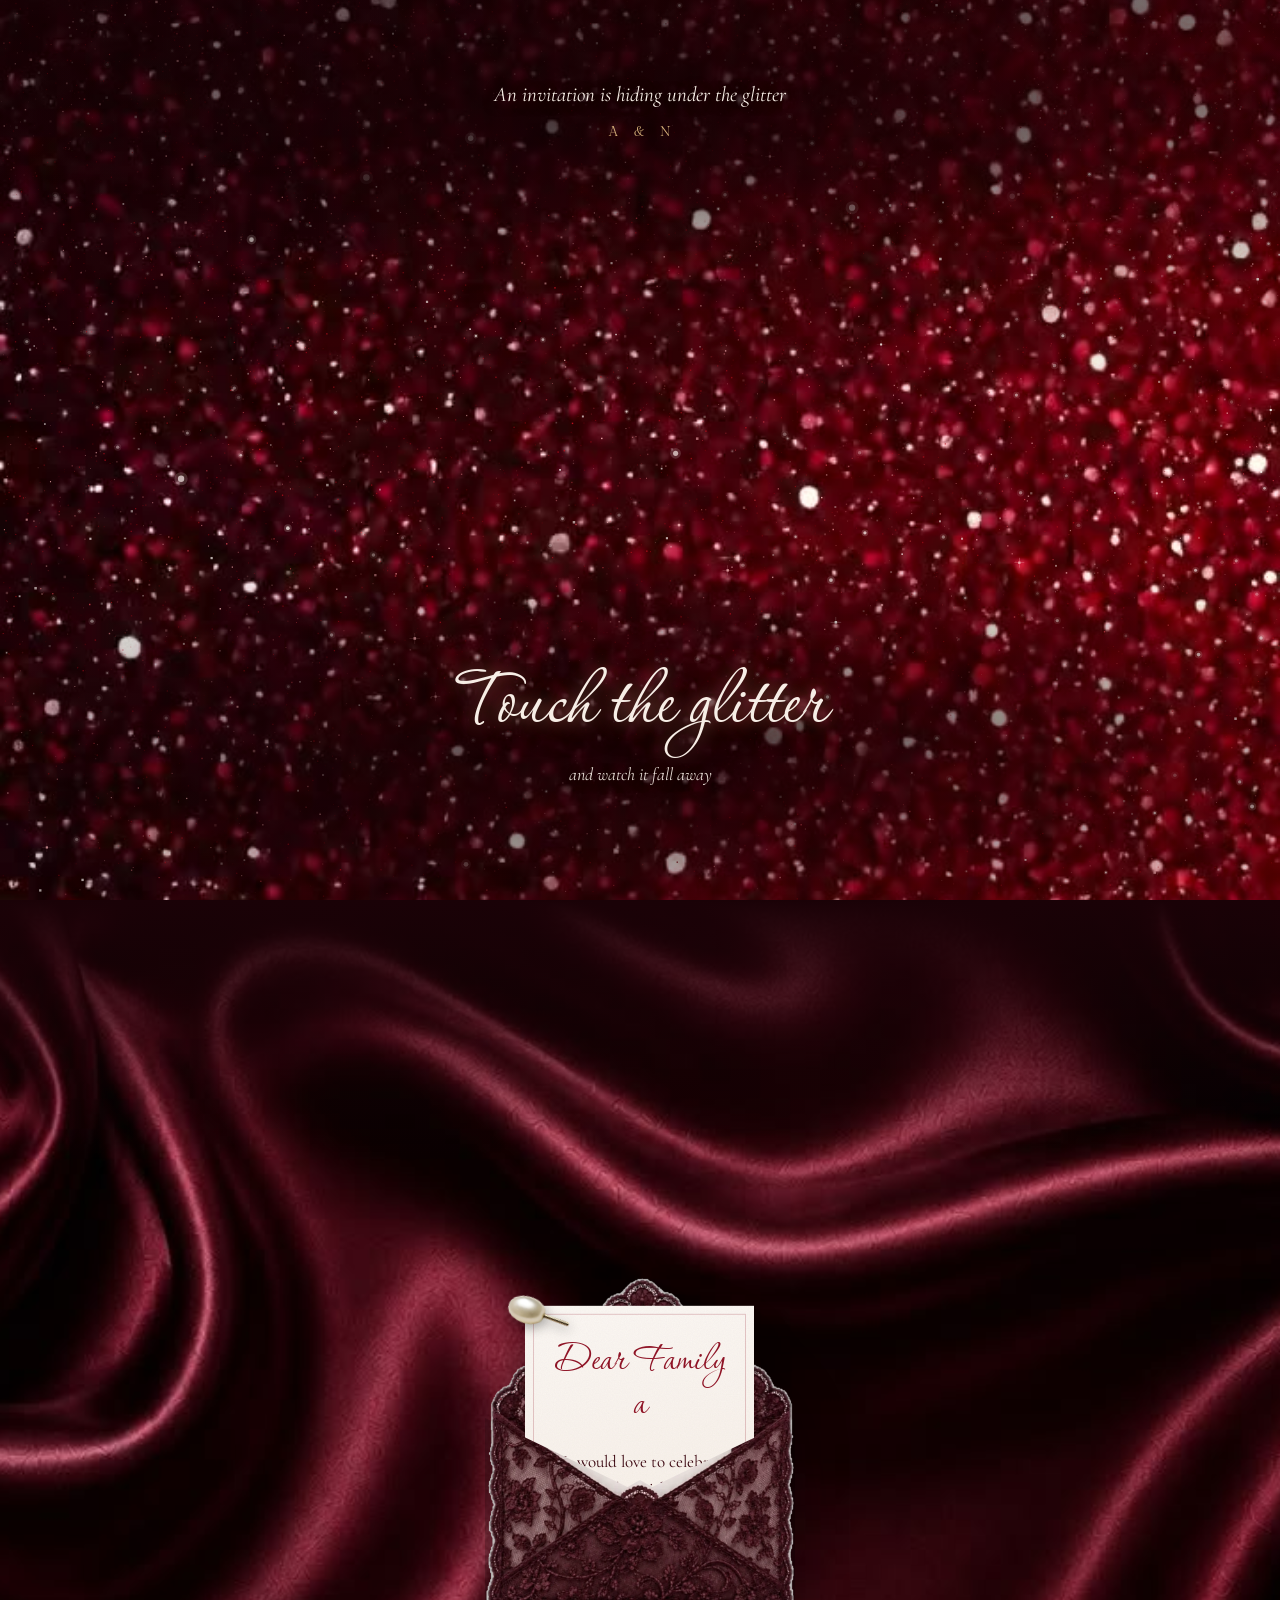
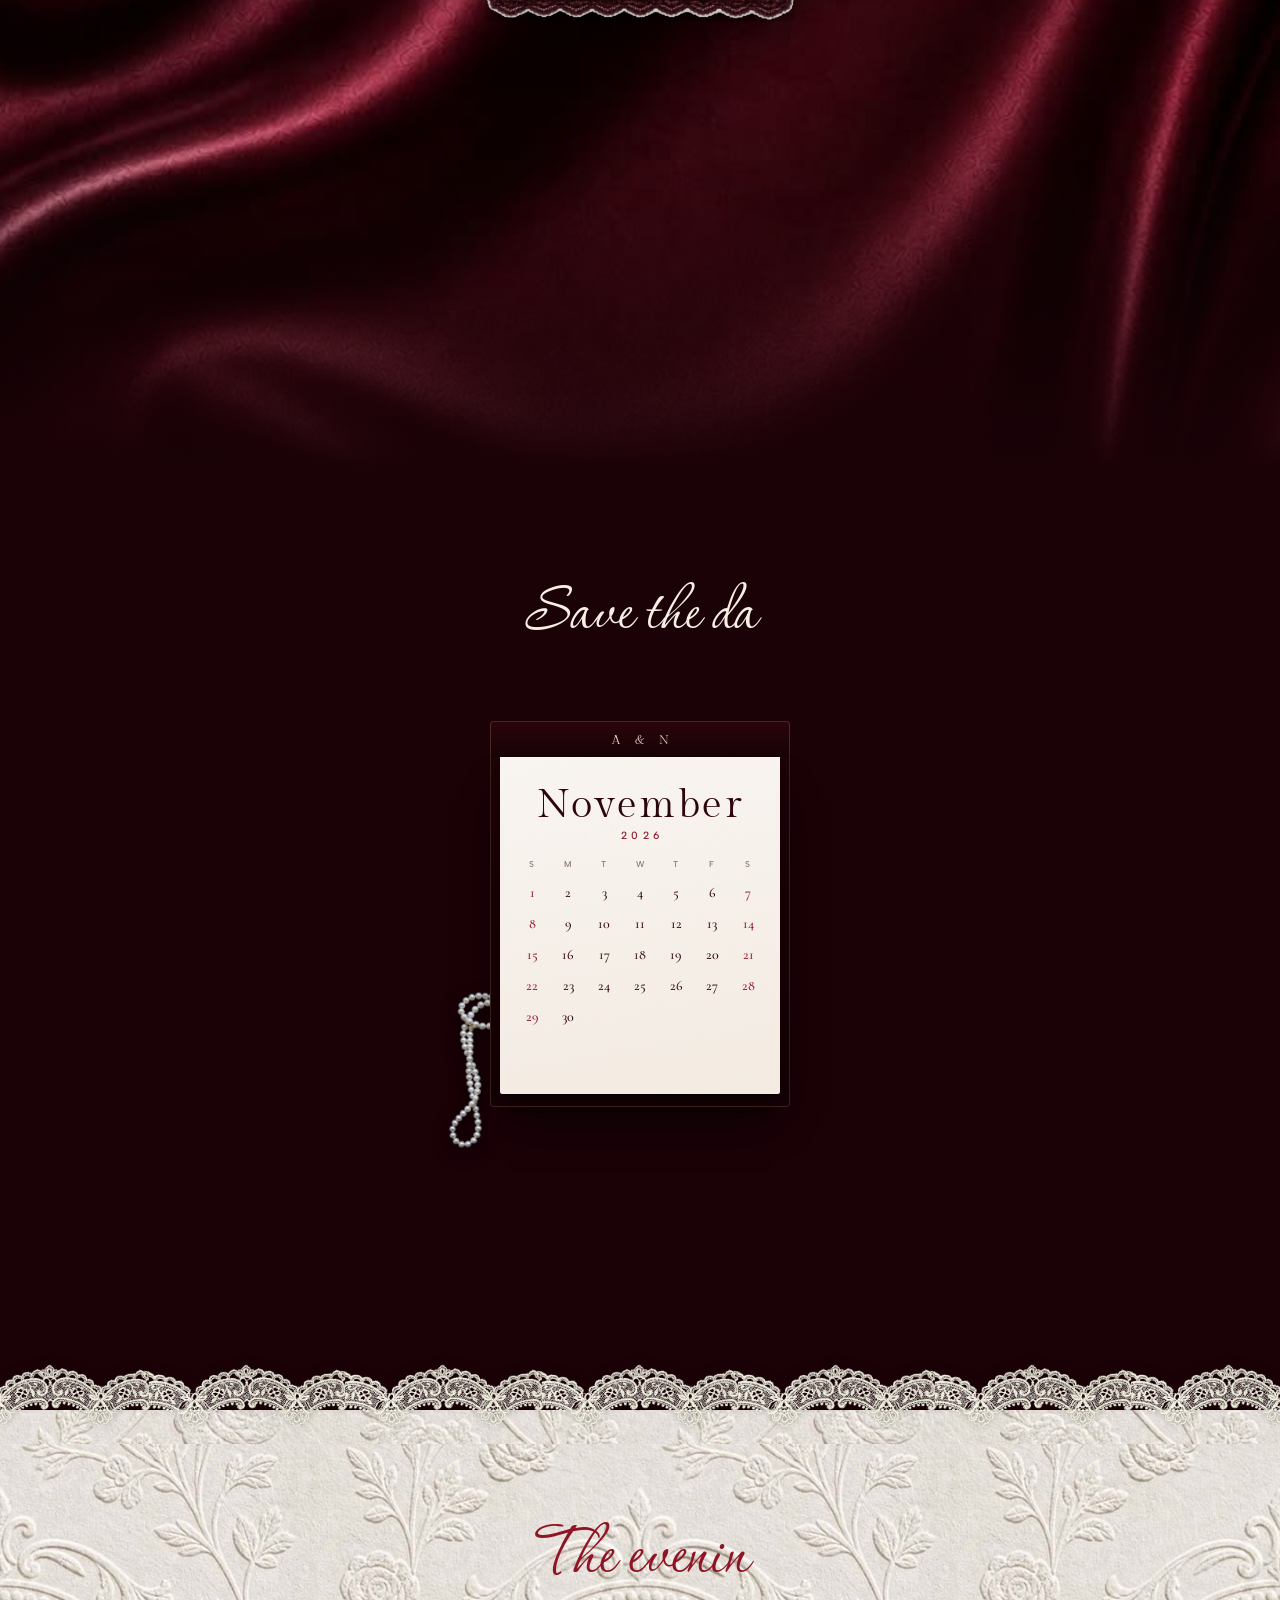
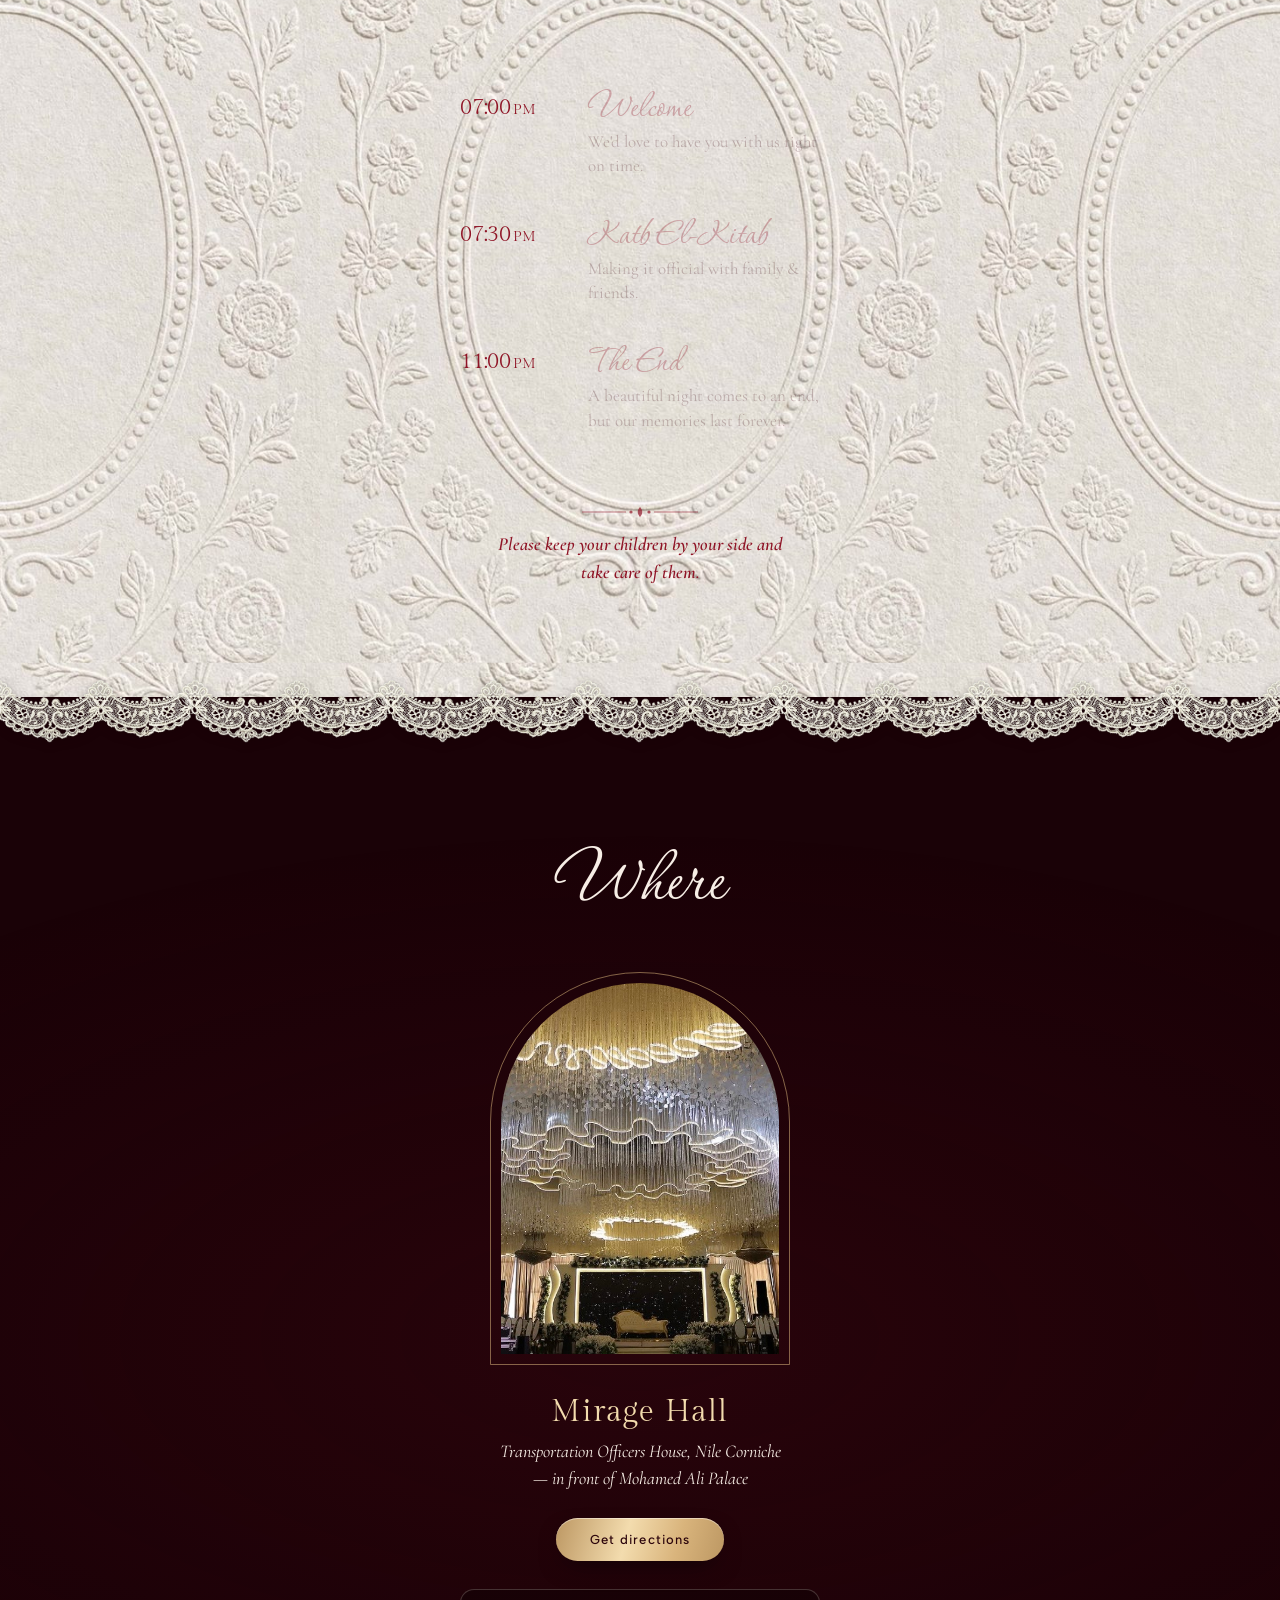
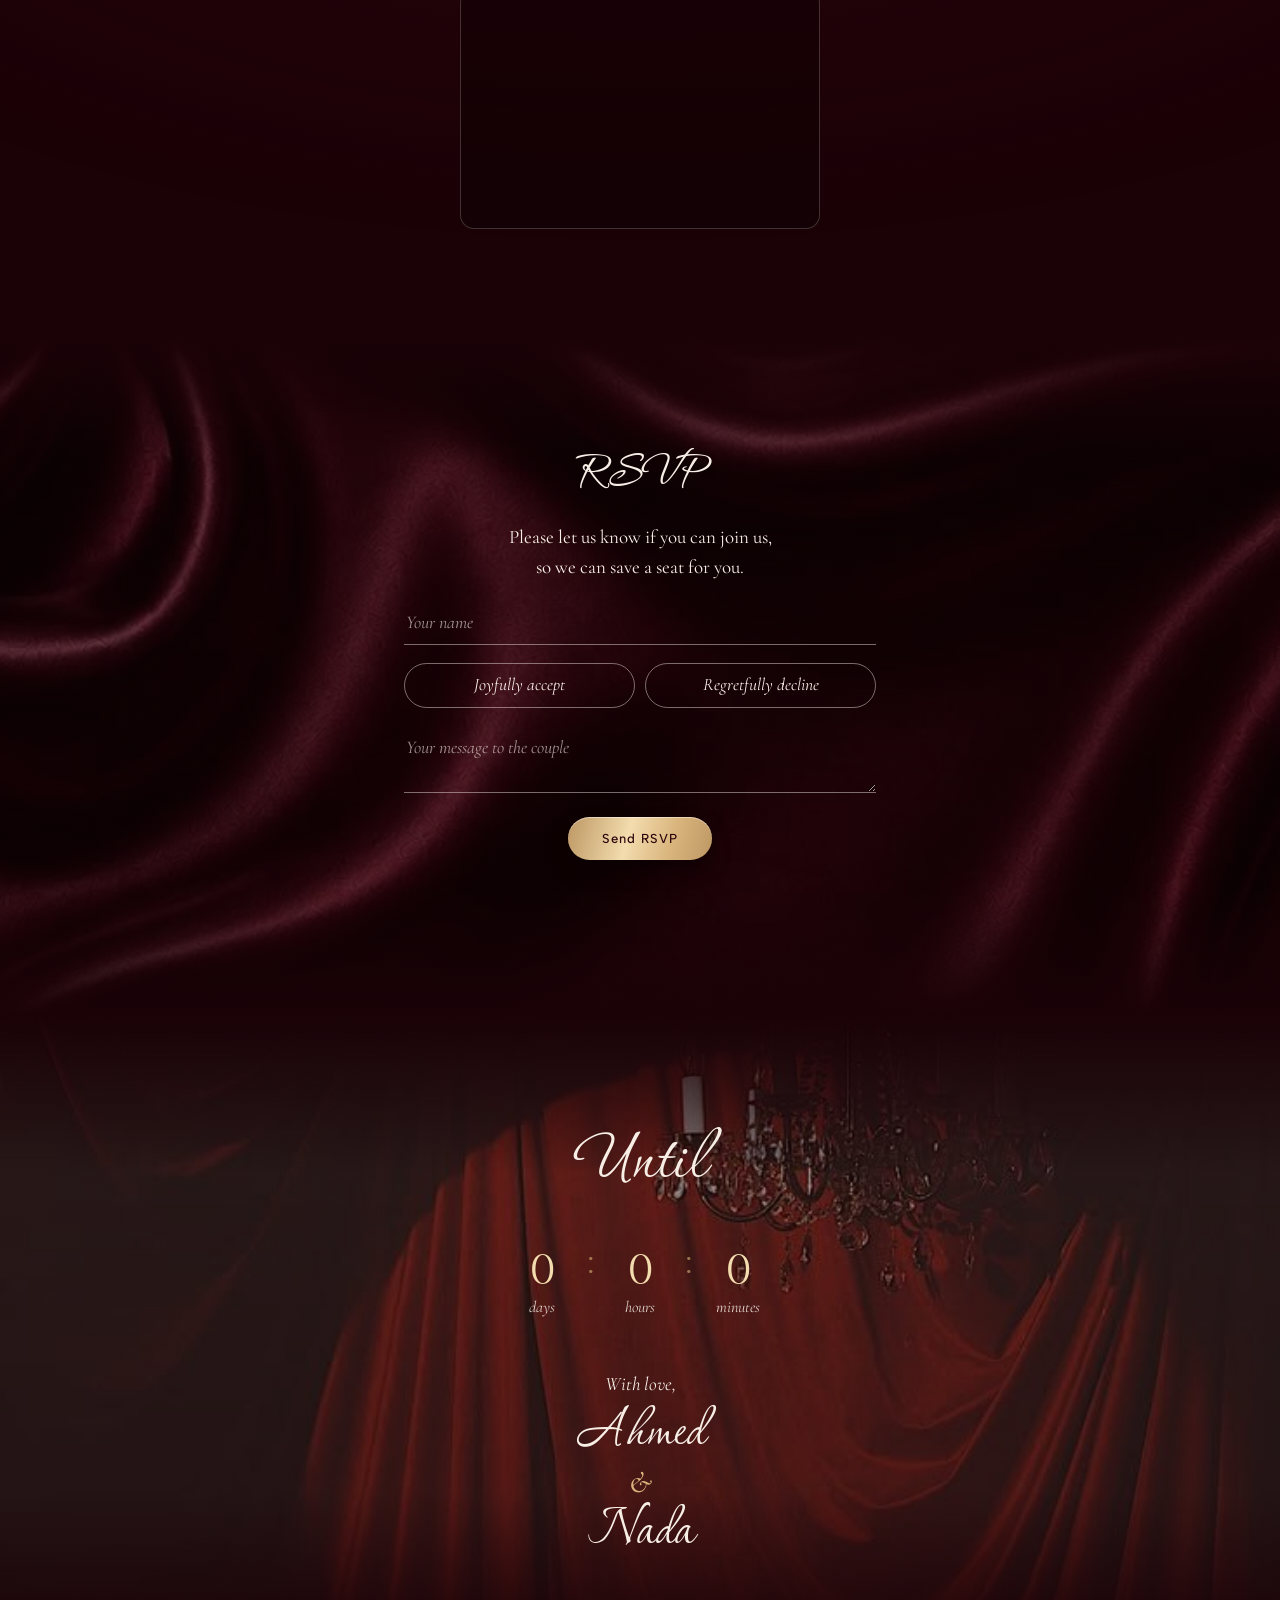
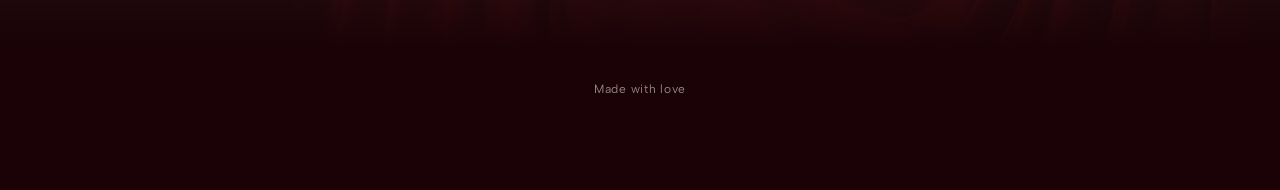
<file: index.html>
<!DOCTYPE html>
<html lang="en" dir="ltr">
<head>
  <meta charset="UTF-8">
  <meta name="viewport" content="width=device-width, initial-scale=1, viewport-fit=cover">
  <meta name="theme-color" content="#1a0207">
  <title>Wedding Invitation</title>
  <meta name="description" content="You are invited">
  <meta property="og:type" content="website">
  <meta property="og:image" content="assets/media/stage.jpg">
  <link rel="preconnect" href="https://fonts.googleapis.com">
  <link rel="preconnect" href="https://fonts.gstatic.com" crossorigin>
  <link id="fontsLink" rel="stylesheet" href="https://fonts.googleapis.com/css2?family=Corinthia:wght@400;700&family=Cormorant+Garamond:ital,wght@0,400;0,500;0,600;1,400;1,500;1,600&family=Gilda+Display&family=Albert+Sans:wght@500;600&display=swap">
  <link rel="stylesheet" href="assets/css/invite.css?v=20261127f">
  <link rel="preload" as="image" href="assets/media/glitter.jpg">
</head>
<body class="is-locked">
  <svg width="0" height="0" style="position:absolute" aria-hidden="true">
    <defs>
      <linearGradient id="goldG" x1="0" y1="0" x2="1" y2="1">
        <stop offset="0" stop-color="#d9b47c" class="g1"/><stop offset=".55" stop-color="#fff4dc"/><stop offset="1" stop-color="#f3dcae" class="g2"/>
      </linearGradient>
    </defs>
  </svg>

  <!-- ============ GLITTER COVER ============ -->
  <div class="cover" id="cover" role="button" tabindex="0" aria-label="Tap to open the invitation">
    <div class="cover__bg" id="coverBg" data-bg="intro.glitterImage"></div>
    <canvas class="cover__glitter" id="glitter" aria-hidden="true"></canvas>
    <div class="cover__veil"></div>
    <div class="cover__ui">
      <div class="cover__top">
        <p class="cover__hint" data-text="intro.hint"></p>
        <p class="cover__mono" data-text="intro.monogram"></p>
      </div>
      <div class="cover__bottom">
        <p class="cover__action" id="coverAction"></p>
        <p class="cover__alt" id="coverAlt"></p>
        <div class="cover__meter" id="meter" hidden><i id="meterFill"></i></div>
        <button class="cover__mic" id="micBtn" type="button" hidden>
          <svg viewBox="0 0 24 24" aria-hidden="true"><path d="M12 15a3 3 0 0 0 3-3V6a3 3 0 0 0-6 0v6a3 3 0 0 0 3 3Zm5-3a5 5 0 0 1-10 0H5a7 7 0 0 0 6 6.92V21h2v-2.08A7 7 0 0 0 19 12h-2Z"/></svg>
          <span data-text="intro.micLabel"></span>
        </button>
      </div>
    </div>
  </div>

  <!-- Optional opening film (dashboard → Opening → Opening video) -->
  <div class="film" id="film" hidden>
    <video id="filmVideo" muted playsinline webkit-playsinline preload="auto" disablepictureinpicture></video>
    <button class="film__skip" id="filmSkip" type="button">Skip ›</button>
  </div>

  <canvas class="stars" id="stars" aria-hidden="true"></canvas>

  <!-- "scroll down" cue: a pearl gliding down a thin gold thread -->
  <div class="cue" id="cue" aria-hidden="true">
    <span class="cue__text" data-text="hero.scrollHint"></span>
    <span class="cue__line"><i class="cue__pearl"></i></span>
    <span class="cue__chev"></span>
  </div>

  <main id="main">
    <!-- ============ STAGE ============ -->
    <section class="hero" id="hero">
      <div class="hero__stage">
        <img class="hero__img" id="stageImg" data-src="hero.stageImage" alt="">
        <video class="hero__film" id="heroFilm" muted playsinline webkit-playsinline preload="auto" disablepictureinpicture aria-hidden="true"></video>
        <div class="hero__beam" id="beam"></div>
        <div class="hero__ring" id="ring"></div>
        <canvas class="hero__dust" id="dust" aria-hidden="true"></canvas>
        <div class="hero__shade"></div>
      </div>
      <div class="curtain curtain--l" id="curtainL"><div class="curtain__tex"></div></div>
      <div class="curtain curtain--r" id="curtainR"><div class="curtain__tex"></div></div>

      <div class="hero__text">
        <p class="hero__eyebrow" data-type="hero.eyebrow"></p>
        <h1 class="hero__names">
          <span class="script hero__name" data-type="hero.name1"></span>
          <span class="hero__amp" data-type="hero.ampersand"></span>
          <span class="script hero__name" data-type="hero.name2"></span>
        </h1>
        <p class="hero__invite" data-type="hero.invite"></p>
        <p class="hero__date" data-type="hero.dateLine"></p>
        <p class="hero__place" data-type="hero.place"></p>
      </div>
    </section>

    <!-- ============ LETTER ============ -->
    <section class="silk-sec letter" id="letter" data-section="letter">
      <div class="silk-sec__bg" data-bg="letter.background"></div>
      <div class="letter__sticky">
        <div class="env" id="env">
          <img class="env__back" data-src="letter.envelope" alt="">
          <article class="paper card letter__card" id="letterCard">
            <img class="letter__pin" data-src="letter.pin" alt="">
            <h2 class="script title ink" data-text="letter.title"></h2>
            <p class="paper__text" data-text="letter.text"></p>
            <p class="script letter__sig ink" data-text="letter.signature"></p>
          </article>
          <img class="env__front" data-src="letter.envelope" alt="">
        </div>
      </div>
    </section>

    <!-- ============ SAVE THE DATE: turning calendar pages ============ -->
    <section class="flip" id="flip" data-section="event">
      <div class="flip__sticky">
        <h2 class="script title" data-text="event.title"></h2>
        <p class="subtitle" data-text="event.subtitle"></p>
        <div class="pad">
          <img class="pad__pearls" data-src="event.pearls" alt="">
          <div class="pad__head caps" data-text="event.padLabel"></div>
          <div class="pad__pages" id="pages"></div>
        </div>
        <!-- appears under the calendar once the wedding month is reached (like the original) -->
        <div class="when">
          <p class="when__date" data-text="event.dateText"></p>
          <p class="when__note" data-text="event.timeText"></p>
          <button class="pill" id="addCal" type="button" data-text="event.calendarButton"></button>
        </div>
      </div>
    </section>

    <!-- ============ THE EVENING ============ -->
    <section class="paper-sec" data-section="schedule">
      <h2 class="script title ink reveal" data-text="schedule.title"></h2>
      <p class="subtitle ink-soft reveal" data-text="schedule.subtitle"></p>
      <ol class="timeline" id="timeline"></ol>
      <div class="sched-note" id="schedNote">
        <svg class="sched-note__orn" viewBox="0 0 120 14" aria-hidden="true"><path class="orn-l" d="M46 7H2" /><path class="orn-r" d="M74 7h44" /><path class="orn-d" d="M60 2c-3 3-3 7 0 10 3-3 3-7 0-10Z" /><circle cx="51" cy="7" r="1.6"/><circle cx="69" cy="7" r="1.6"/></svg>
        <p class="sched-note__text" data-text="schedule.note"></p>
      </div>
    </section>

    <!-- ============ WHERE ============ -->
    <section class="dark-sec where" data-section="venue">
      <h2 class="script title reveal" data-text="venue.title"></h2>
      <figure class="arch reveal" id="arch"><img data-src="venue.image" alt=""></figure>
      <h3 class="where__name reveal" data-text="venue.name"></h3>
      <p class="where__address reveal" data-text="venue.address"></p>
      <a class="pill reveal" id="mapsBtn" target="_blank" rel="noopener" data-text="venue.button"></a>
      <div class="where__map reveal" id="mapBox"><iframe id="mapFrame" title="Map" loading="lazy" referrerpolicy="no-referrer-when-downgrade"></iframe></div>
    </section>

    <!-- ============ DRESS CODE ============ -->
    <section class="silk-sec dress" data-section="dress">
      <div class="silk-sec__bg" data-bg="dress.background"></div>
      <div class="dress__inner">
        <h2 class="script title reveal" data-text="dress.title"></h2>
        <p class="dress__text reveal" data-text="dress.text"></p>
      </div>
    </section>

    <!-- ============ A FEW WISHES ============ -->
    <section class="paper-sec" data-section="wishes">
      <h2 class="script title ink reveal" data-text="wishes.title"></h2>
      <div class="wishes" id="wishList"></div>
    </section>

    <!-- ============ QUESTIONS ============ -->
    <section class="dark-sec" data-section="faq">
      <h2 class="script title reveal" data-text="faq.title"></h2>
      <div class="faq" id="faqList"></div>
    </section>

    <!-- ============ RSVP ============ -->
    <section class="rsvp" data-section="rsvp">
      <div class="rsvp__bg" data-bg="rsvp.background"></div>
      <div class="rsvp__inner">
        <h2 class="script title reveal" data-text="rsvp.title"></h2>
        <p class="body-text reveal" data-text="rsvp.text"></p>
        <p class="rsvp__deadline caps reveal" data-text="rsvp.deadline"></p>
        <form class="rsvp__form reveal" id="rsvpForm" novalidate>
          <input class="field" name="name" required autocomplete="name" data-ph="rsvp.namePlaceholder">
          <div class="choice" role="radiogroup">
            <label><input type="radio" name="answer" value="accept" required><span data-text="rsvp.accept"></span></label>
            <label><input type="radio" name="answer" value="decline"><span data-text="rsvp.decline"></span></label>
          </div>
          <input class="field" name="guests" type="number" min="1" max="20" inputmode="numeric" id="guestsField" data-ph="rsvp.guestsPlaceholder">
          <textarea class="field" name="message" rows="2" data-ph="rsvp.messagePlaceholder"></textarea>
          <button class="pill" type="submit" data-text="rsvp.button"></button>
          <p class="rsvp__status" id="rsvpStatus" role="status" aria-live="polite"></p>
        </form>
      </div>
    </section>

    <!-- ============ UNTIL WE MEET ============ -->
    <section class="dark-sec until" id="until" data-section="closing">
      <h2 class="script title reveal" data-text="closing.title"></h2>
      <div class="countdown reveal" id="countdown">
        <div><b id="cdD">0</b><span data-text="closing.days"></span></div>
        <i>:</i>
        <div><b id="cdH">0</b><span data-text="closing.hours"></span></div>
        <i>:</i>
        <div><b id="cdM">0</b><span data-text="closing.minutes"></span></div>
        <i class="cd-sec">:</i>
        <div class="cd-sec"><b id="cdS">0</b><span data-text="closing.seconds"></span></div>
      </div>
      <p class="until__love reveal" data-text="closing.withLove"></p>
      <p class="until__names reveal">
        <span class="script" data-text="hero.name1"></span>
        <span class="until__amp" data-text="hero.ampersand"></span>
        <span class="script" data-text="hero.name2"></span>
      </p>
    </section>
    <footer class="foot" data-text="closing.footer"></footer>
  </main>

  <!-- Music -->
  <audio id="music" loop preload="auto"></audio>
  <button class="music-btn" id="musicBtn" type="button" aria-label="Pause music" hidden>
    <span class="music-btn__bars"><i></i><i></i><i></i><i></i></span>
  </button>

  <!-- config.js is always loaded fresh so published changes show at once -->
  <script>window.INVITE_SITE = new URLSearchParams(location.search).get('site') === 'ar' ? 'ar' : ''; window.INVITE_CONFIG_FILE = window.INVITE_SITE ? 'config-' + window.INVITE_SITE + '.js' : 'config.js'; document.write('<script src="' + window.INVITE_CONFIG_FILE + '?t=' + Date.now() + '"><\/script>');</script>
  <script src="assets/js/store.js?v=20261127f"></script>
  <script src="assets/js/invite.js?v=20261127f"></script>
</body>
</html>
</file>
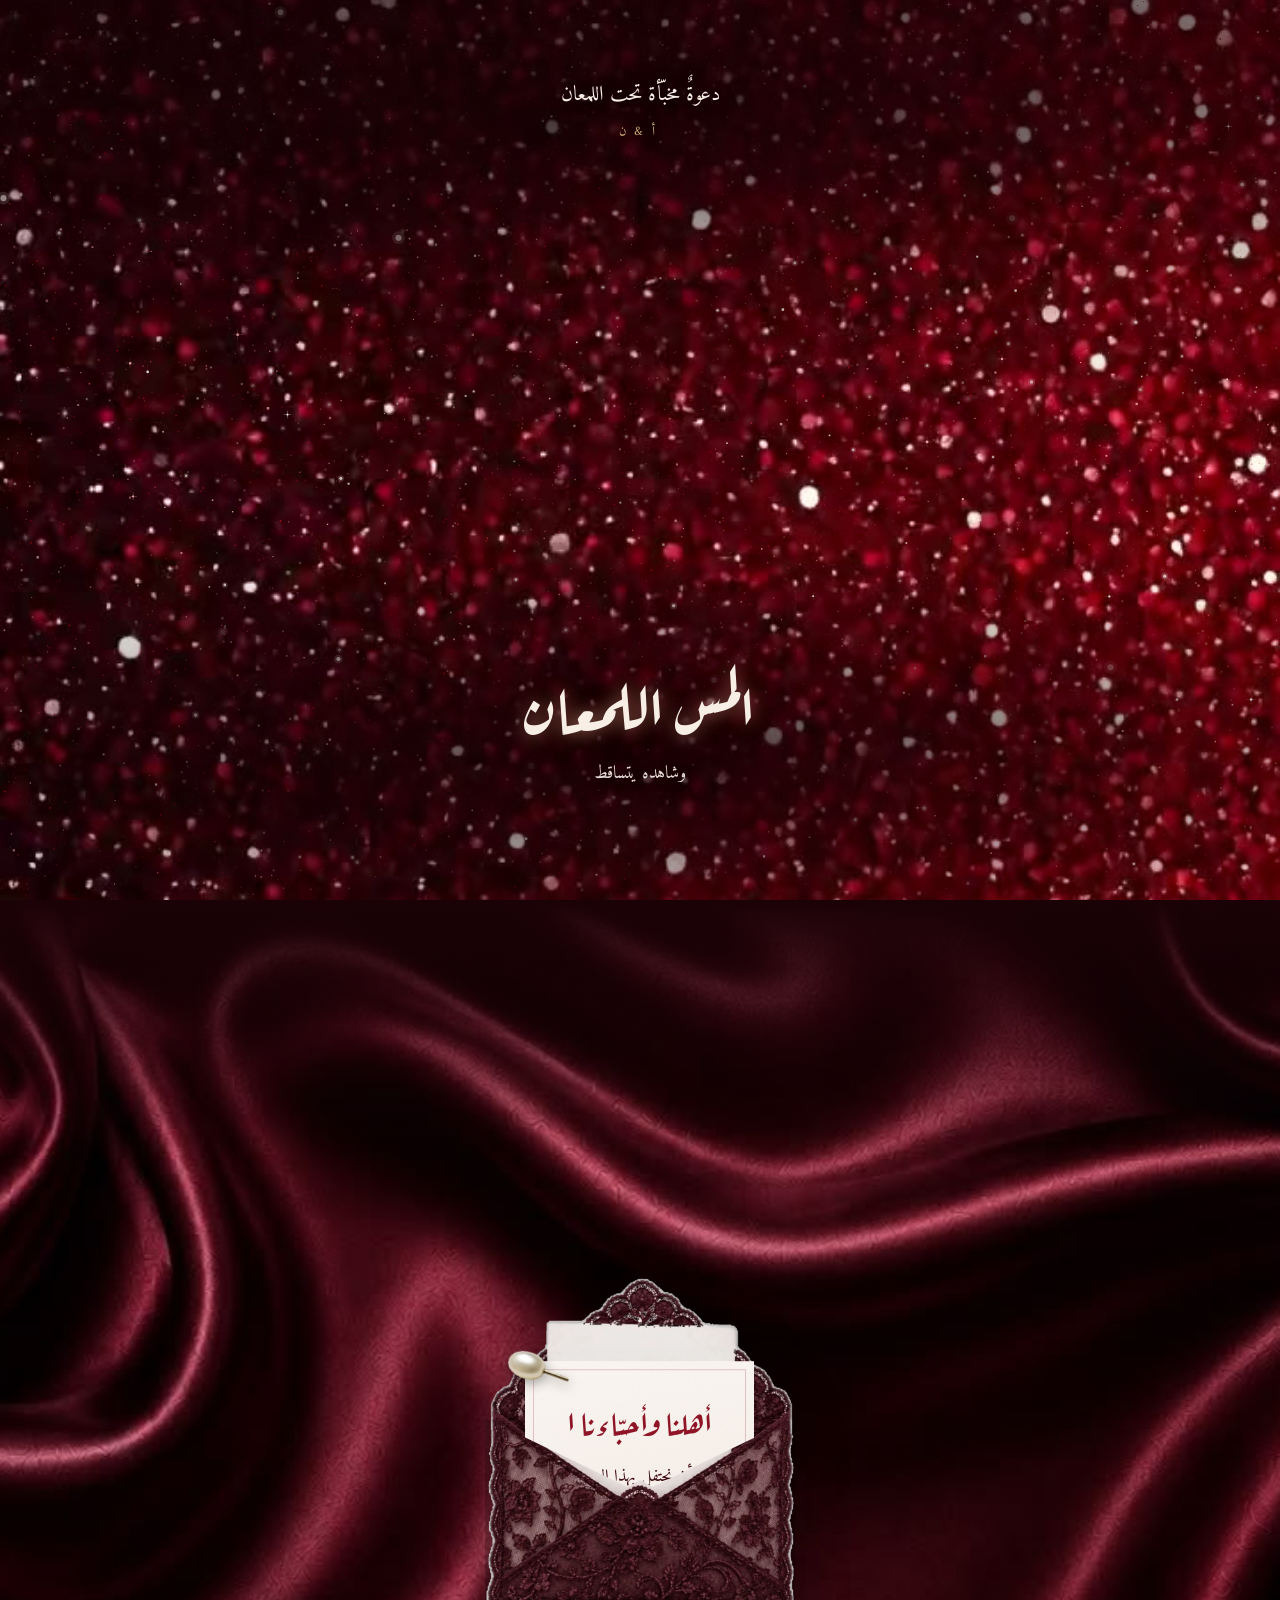
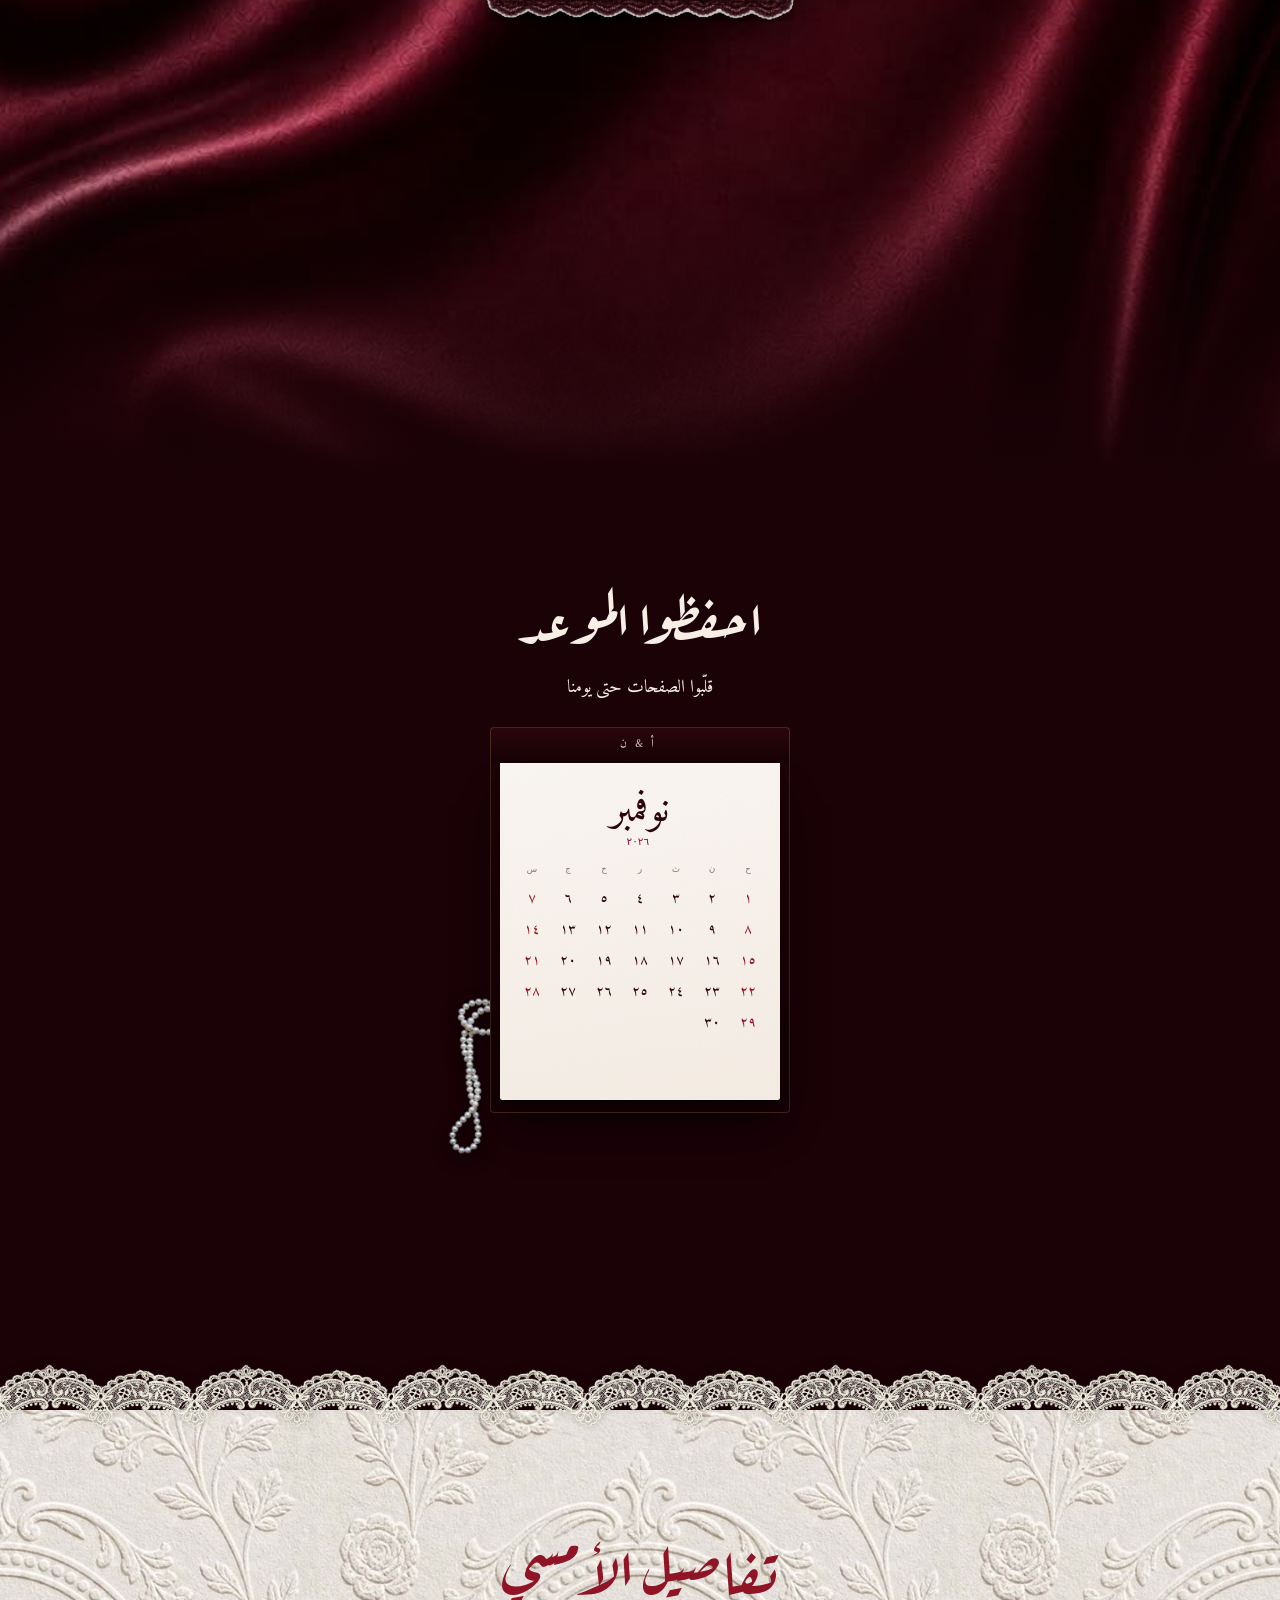
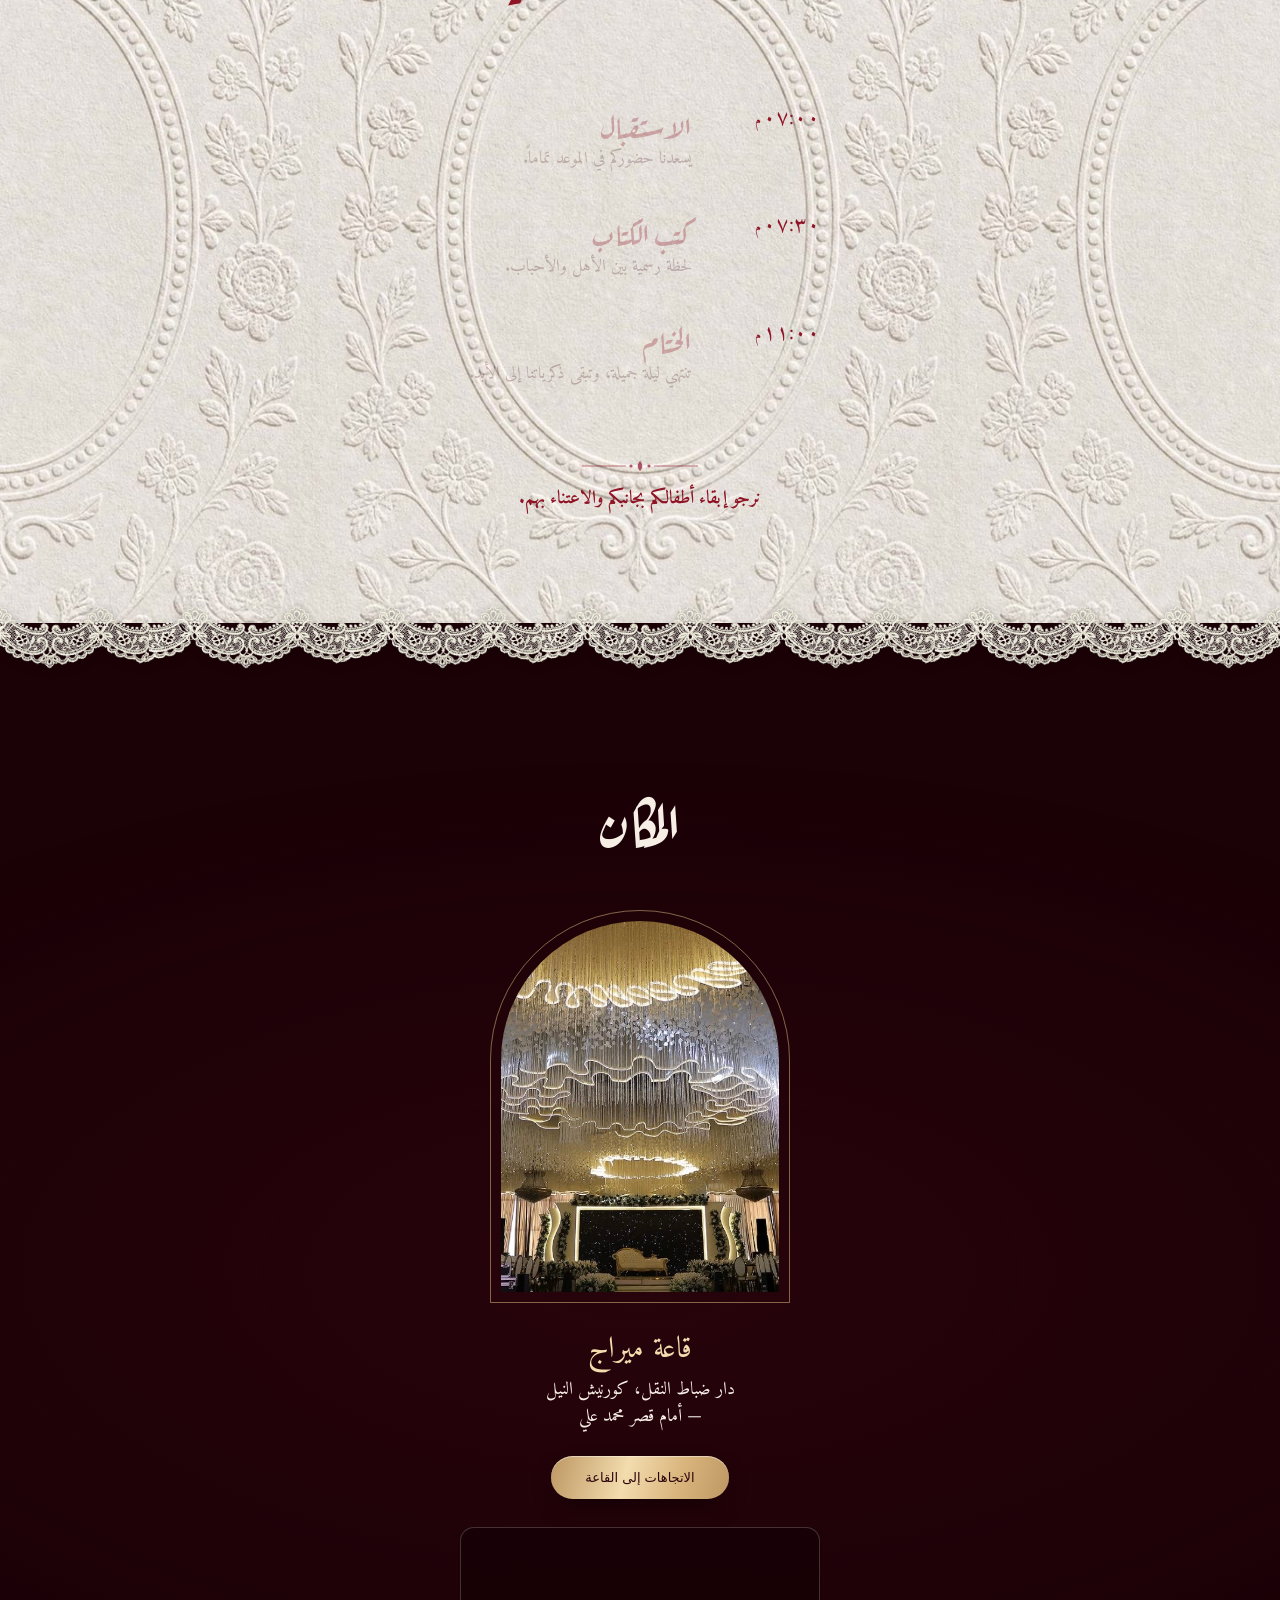
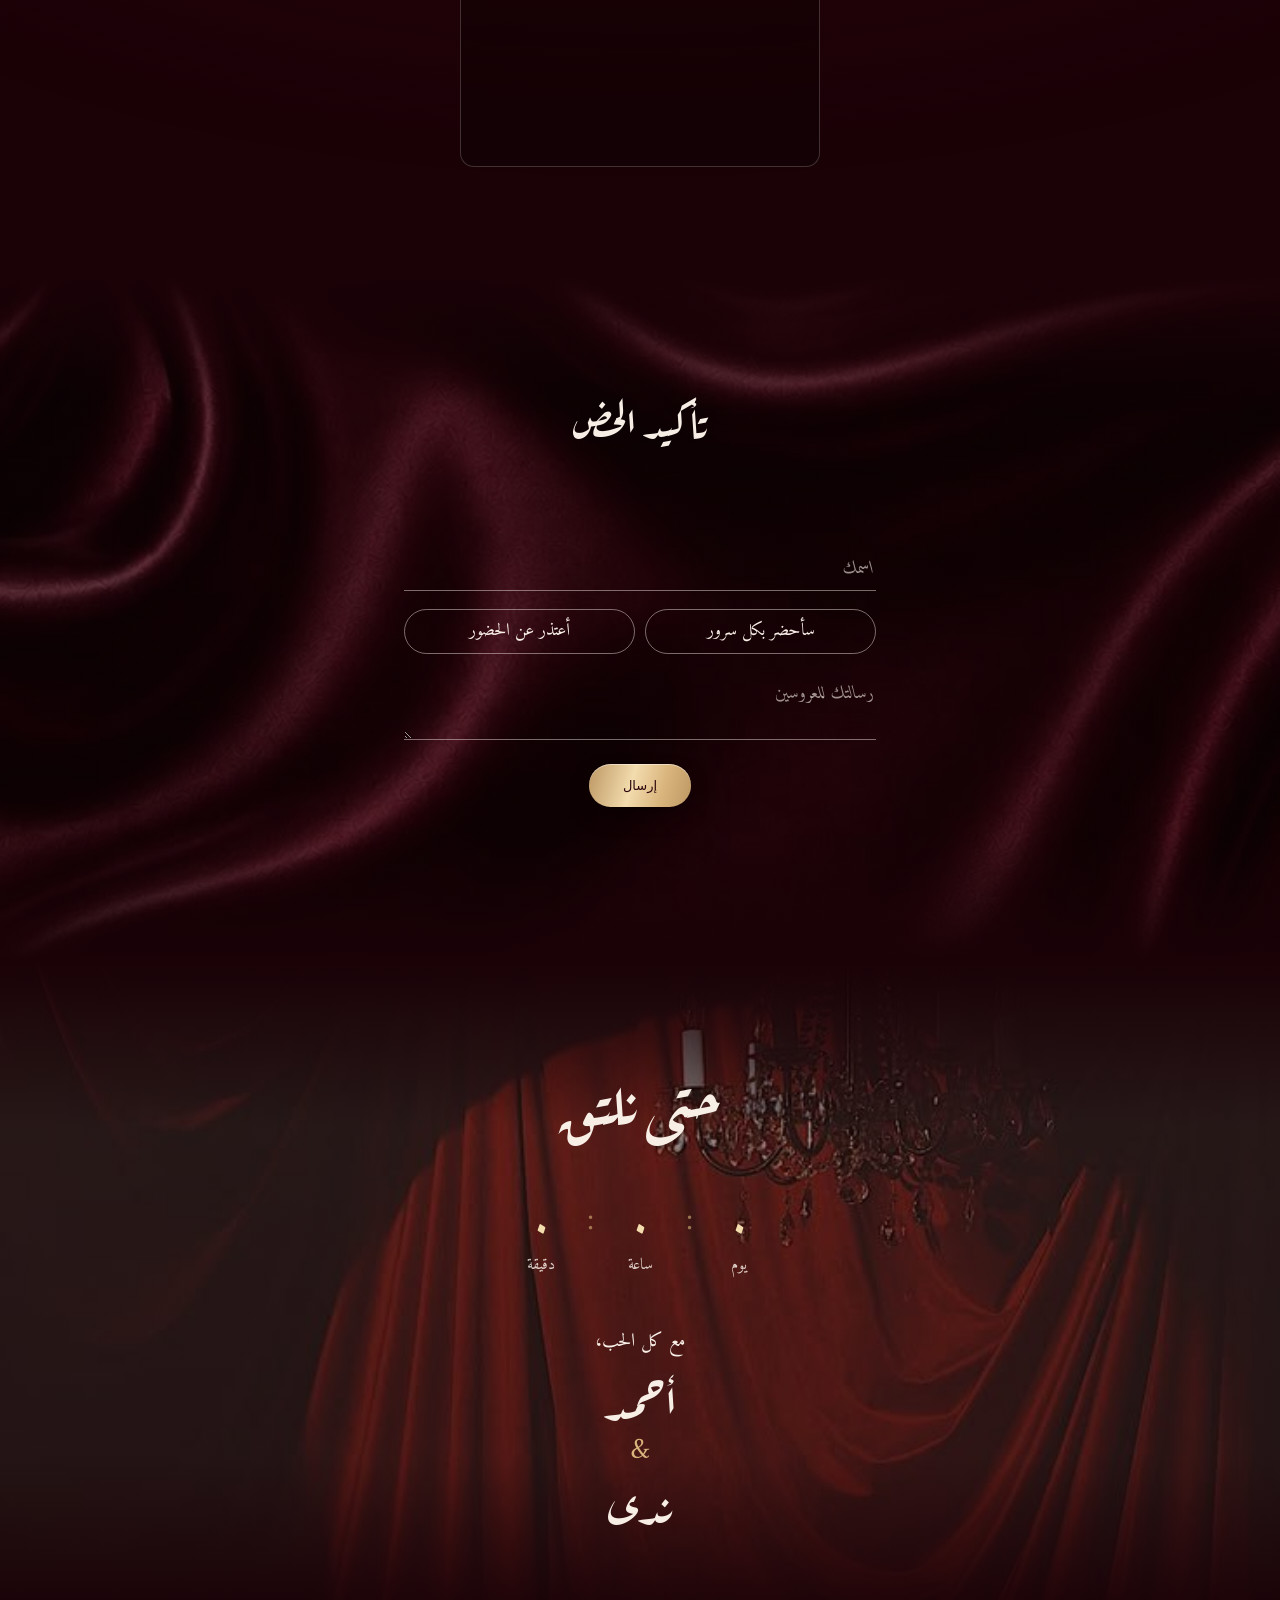
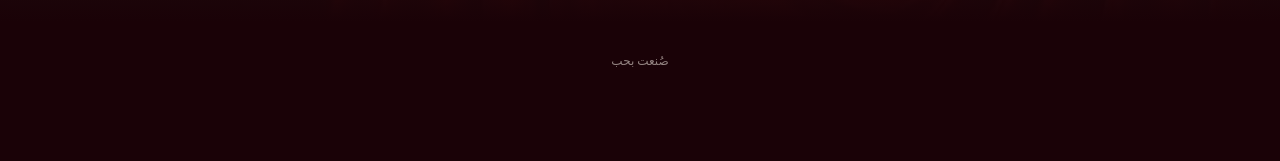
<file: ar/index.html>
<!DOCTYPE html>
<html lang="ar" dir="rtl">
<head>
  <meta charset="UTF-8">
  <meta name="viewport" content="width=device-width, initial-scale=1">
  <meta name="theme-color" content="#1a0207">
  <title>أحمد و ندى · دعوة زفاف</title>
  <meta name="description" content="ندعوكم لحضور حفل زفاف أحمد و ندى">
  <meta property="og:image" content="../assets/media/stage.jpg">
  <!-- The Arabic invitation uses the same page as the English one, with the Arabic texts (config-ar.js). -->
  <script>location.replace('../?site=ar' + location.search.replace(/^\?/, '&') + location.hash);</script>
  <style>html,body{margin:0;height:100%;background:#1a0207}</style>
</head>
<body>
  <noscript><a href="../?site=ar" style="color:#f7eee6;font:18px serif;display:block;padding:40px;text-align:center">افتح الدعوة</a></noscript>
</body>
</html>
</file>
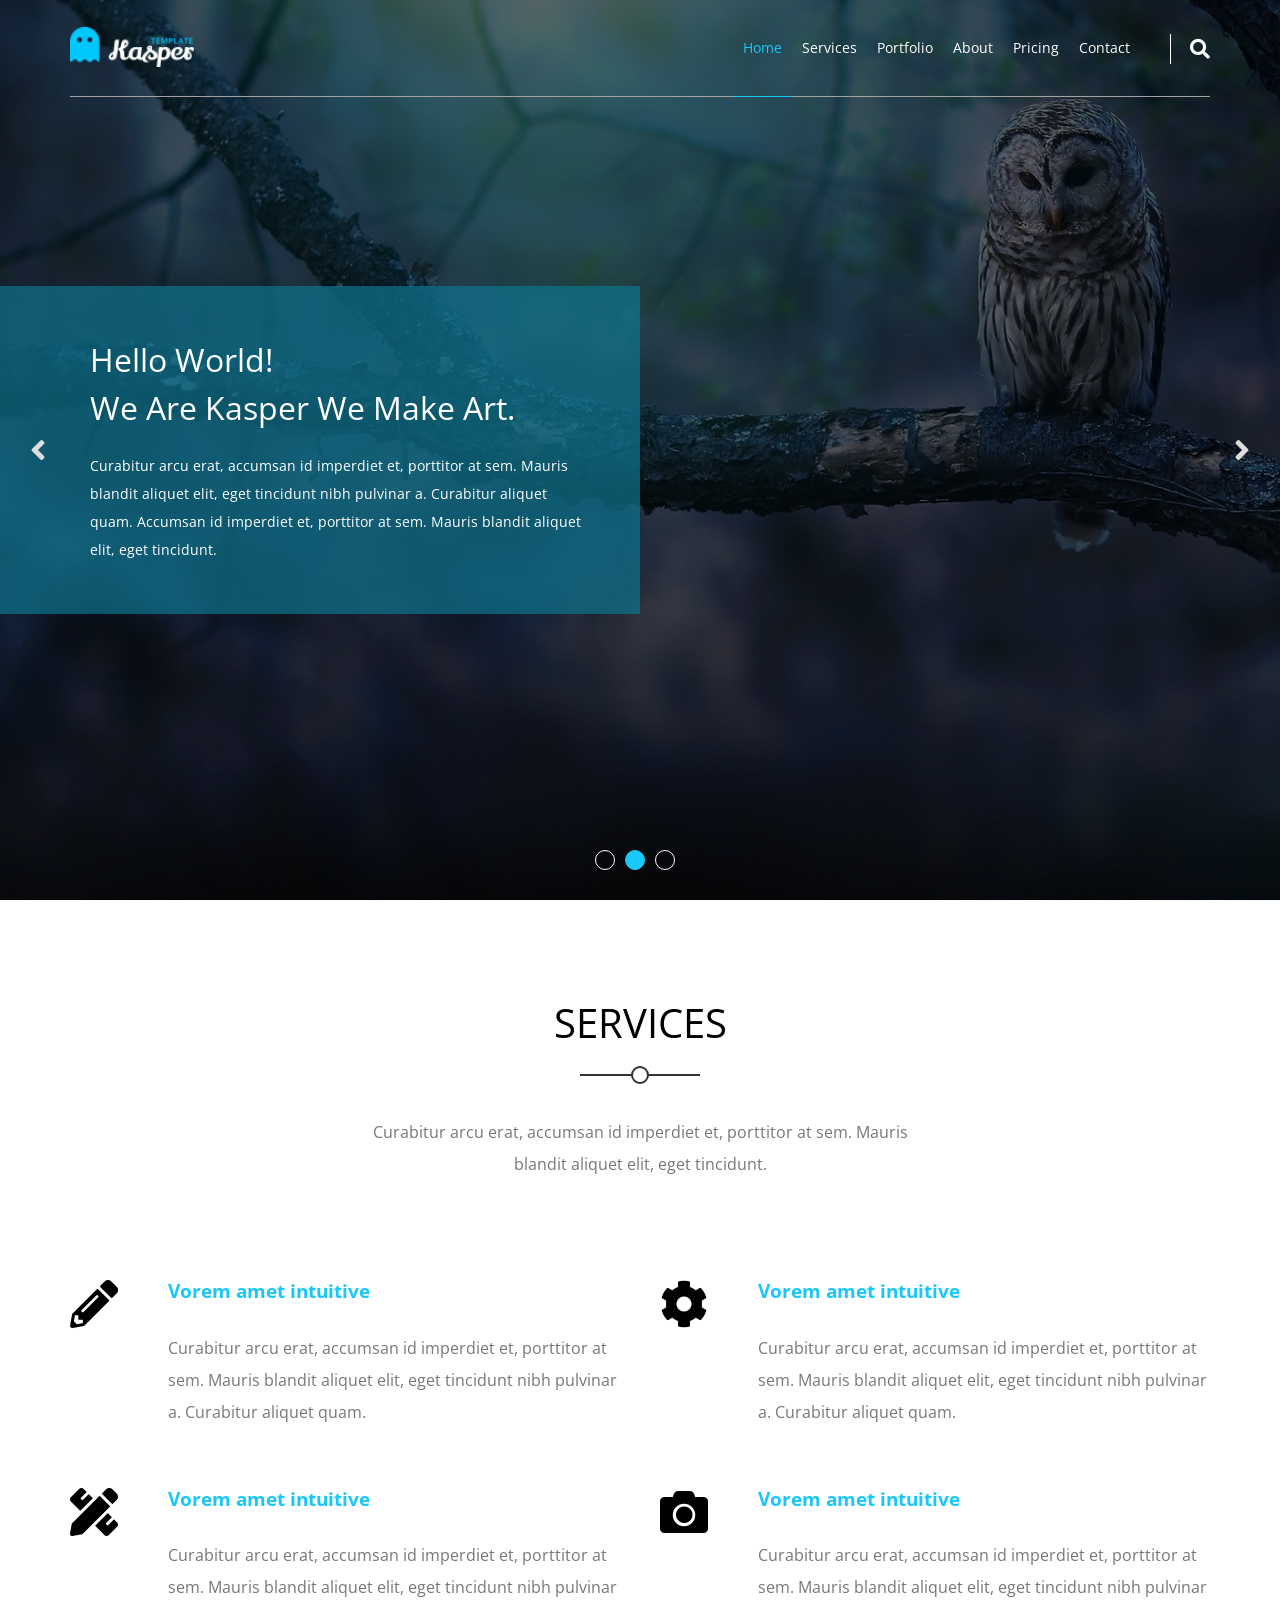
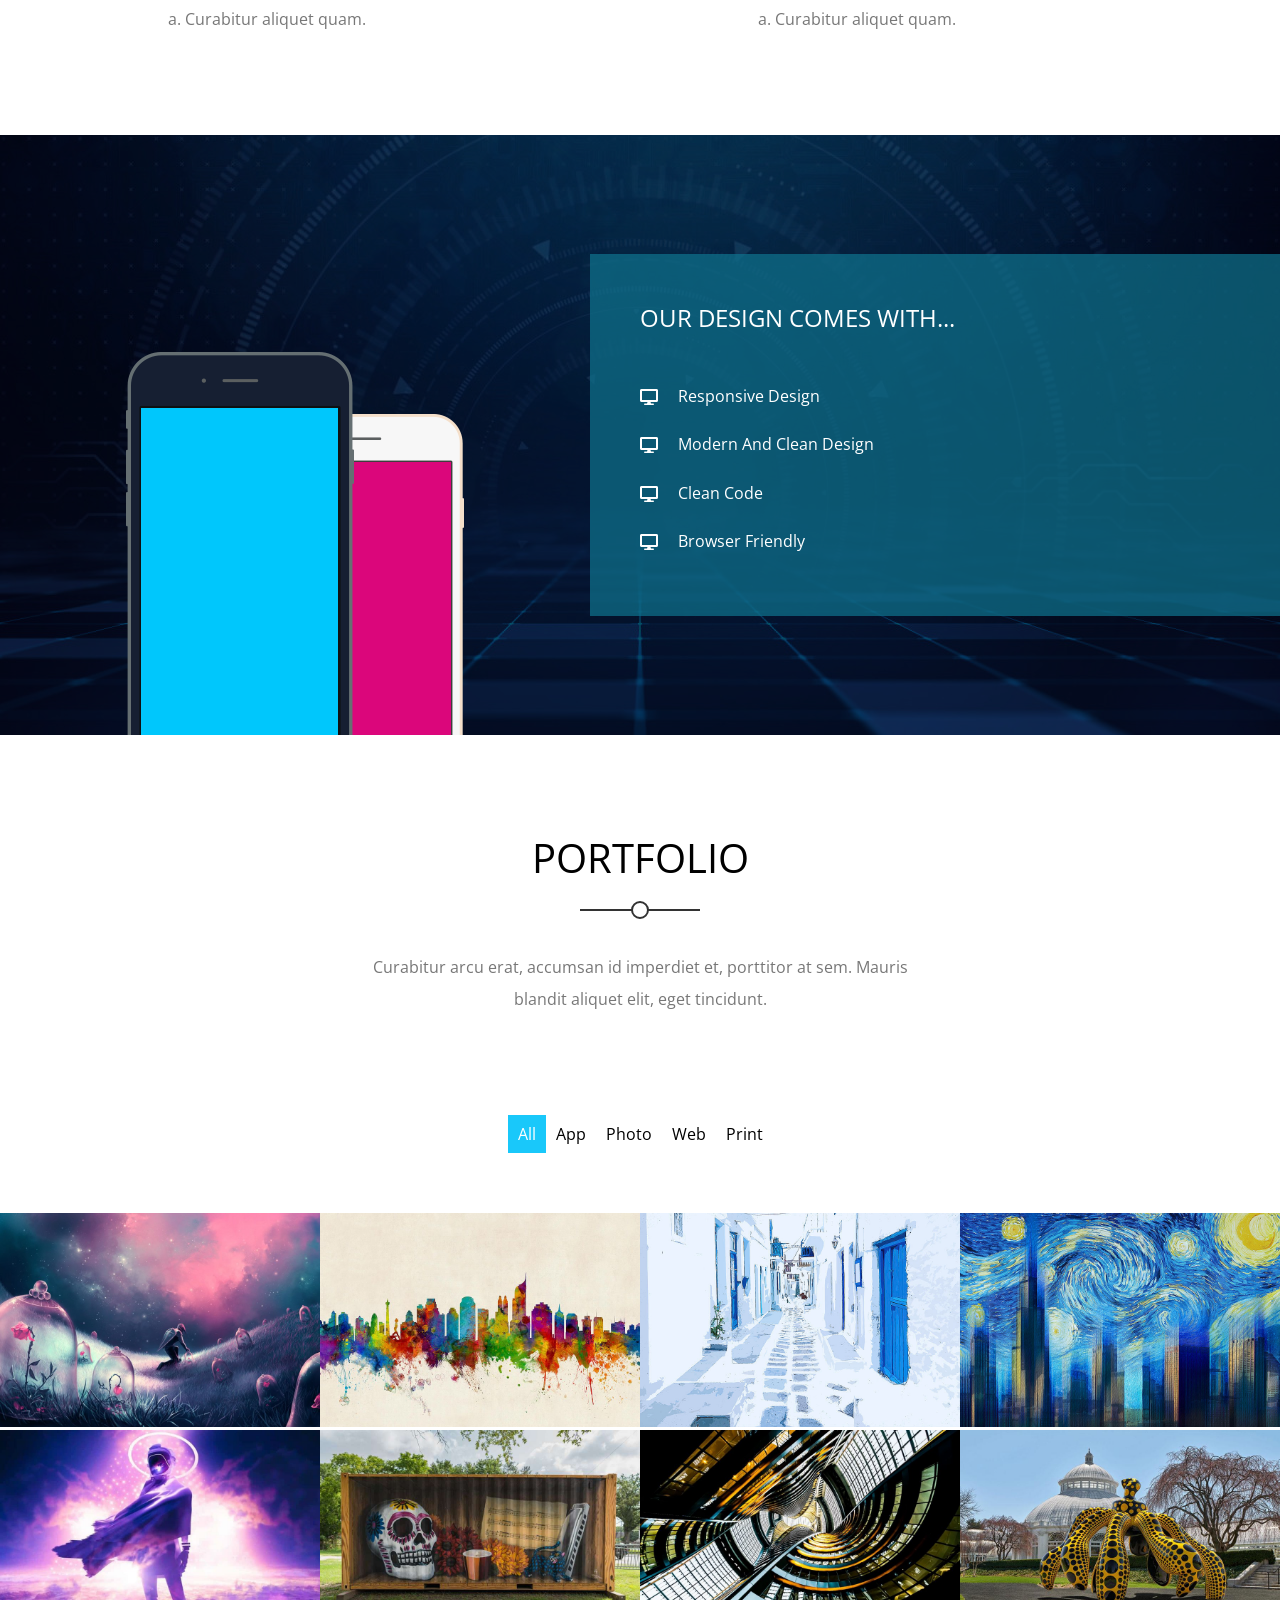
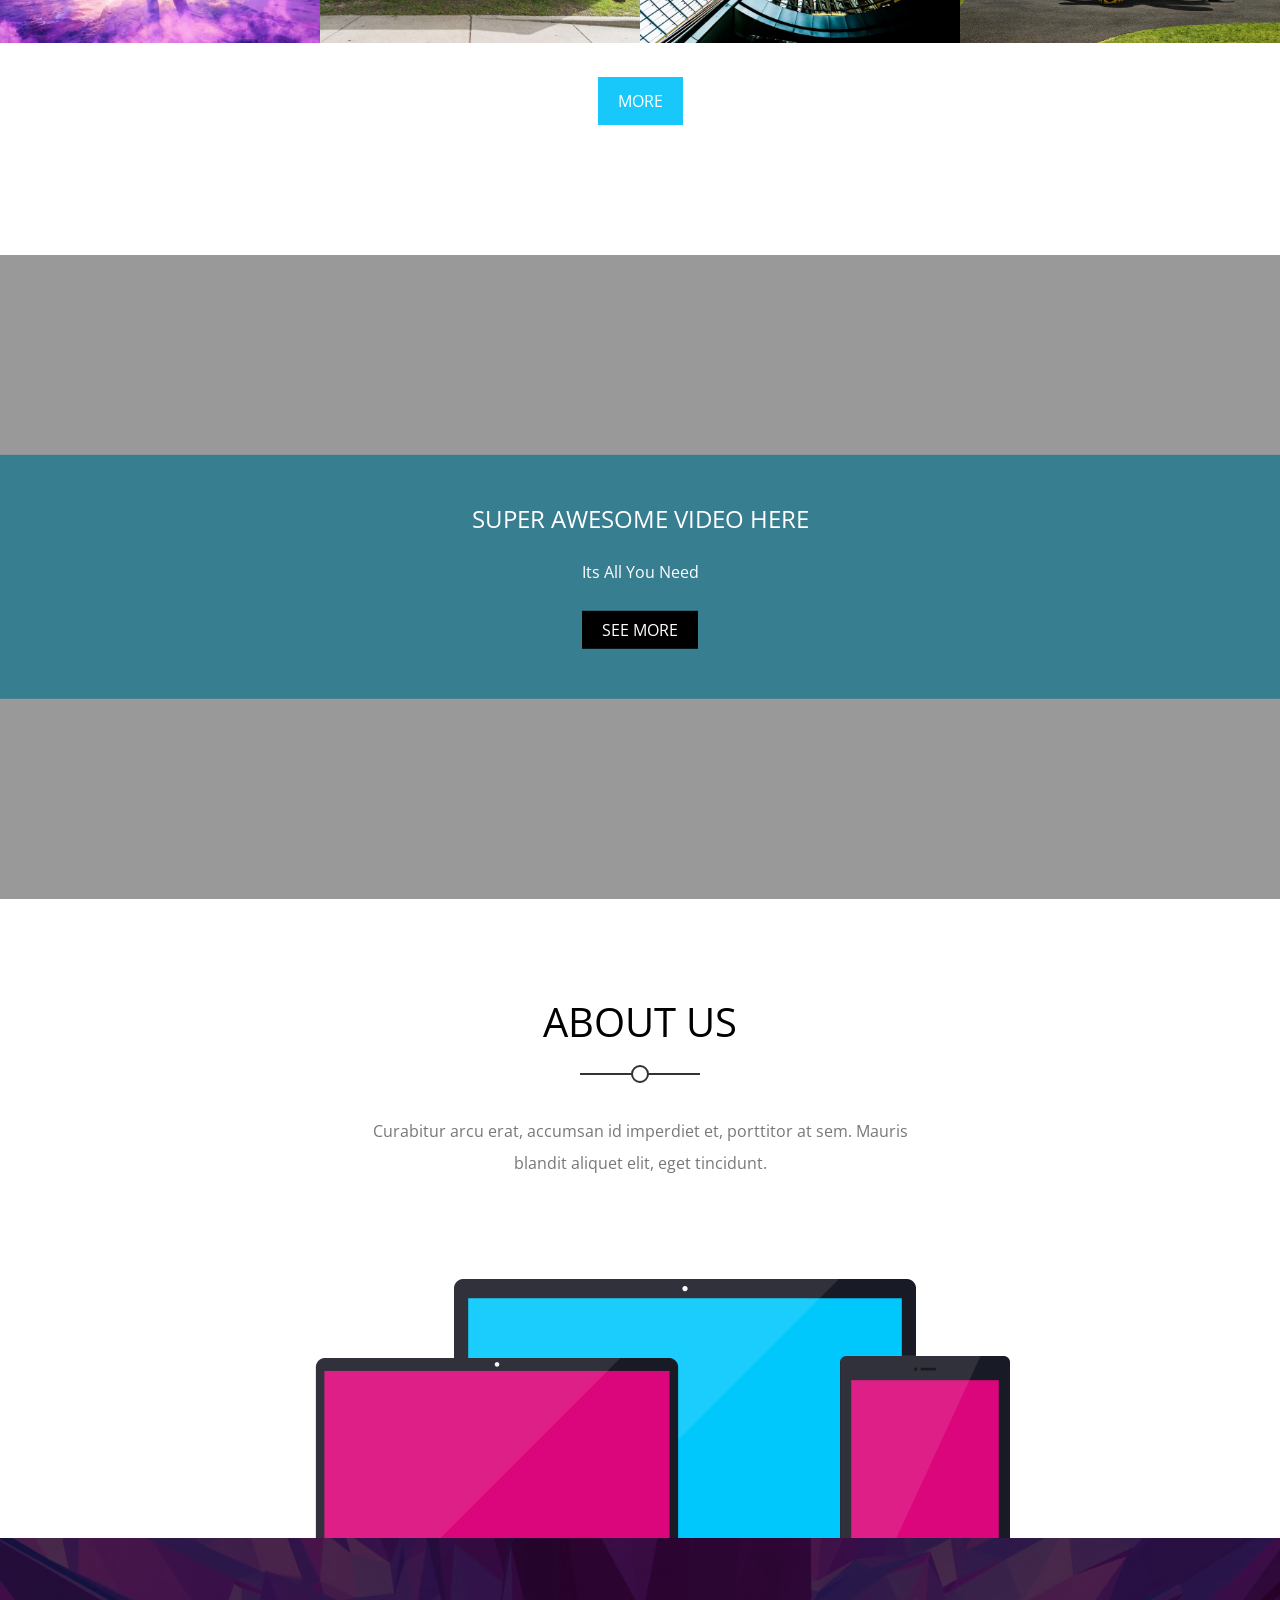
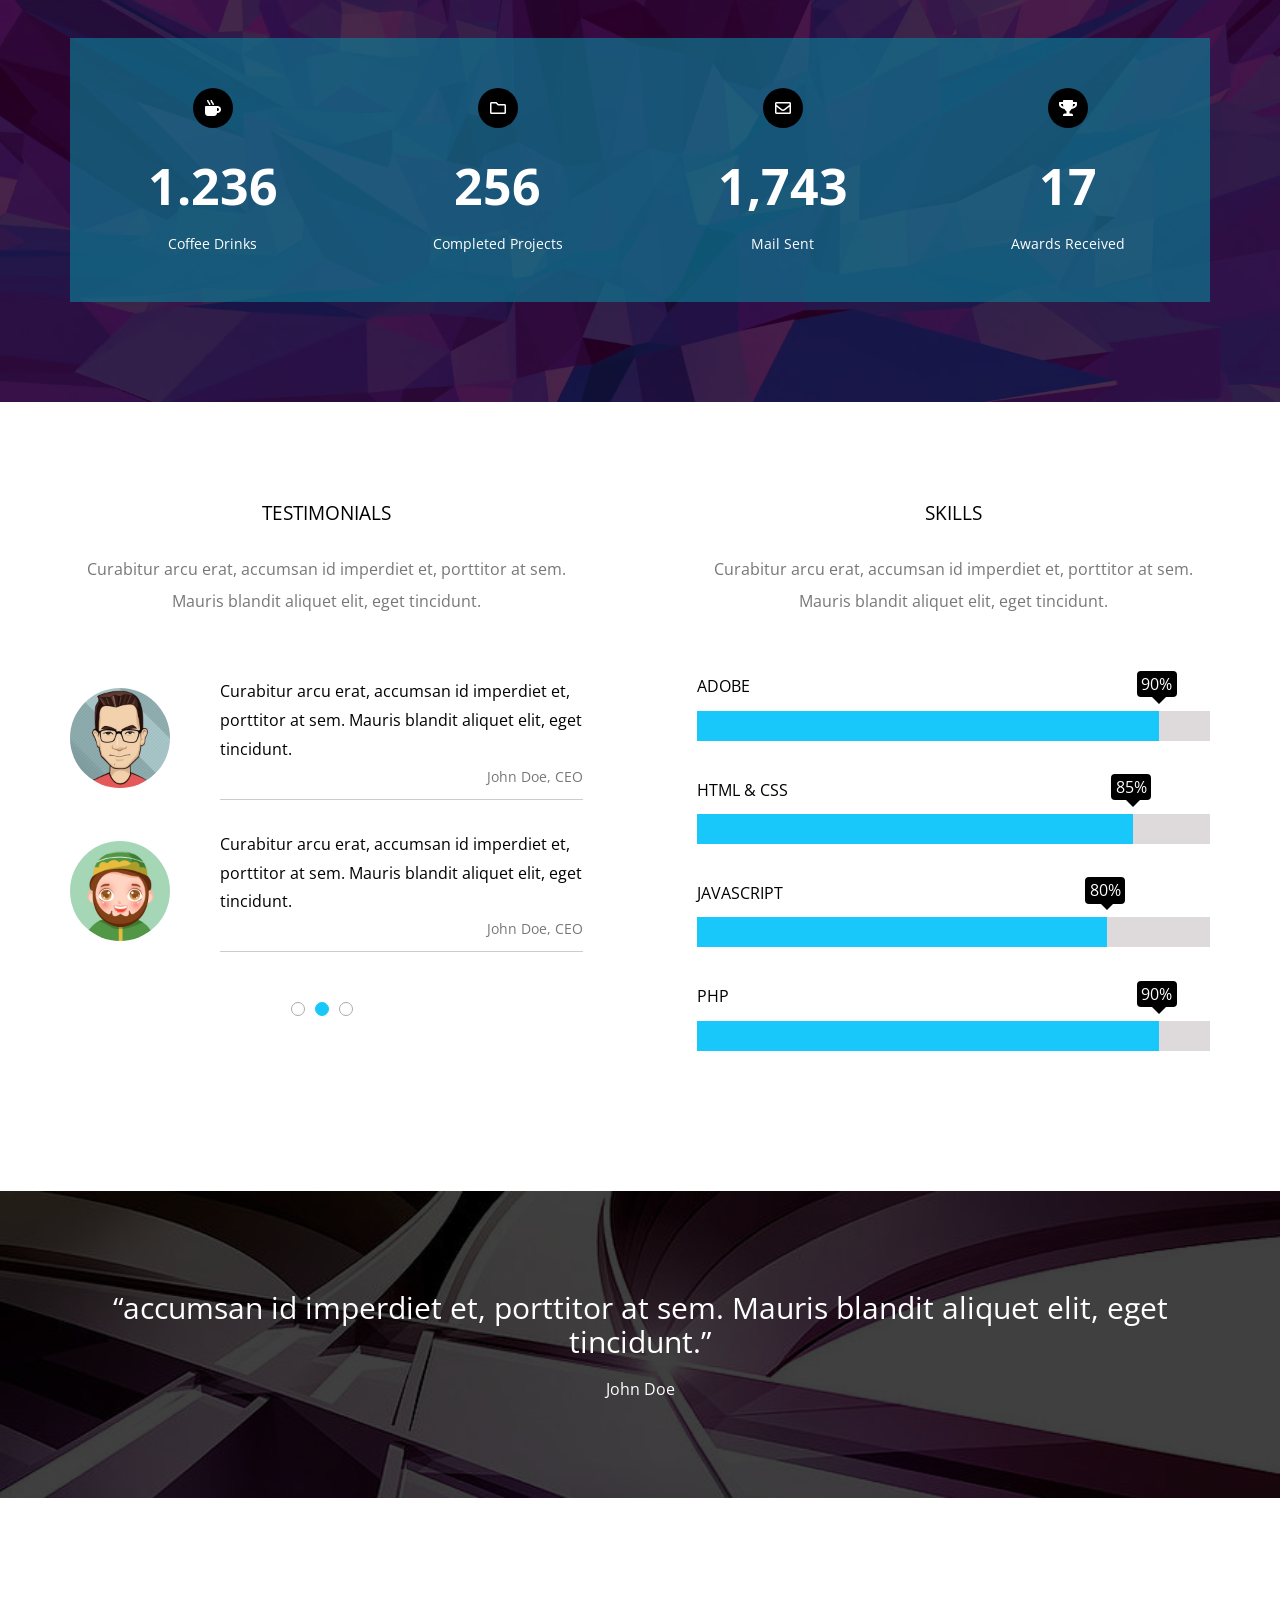
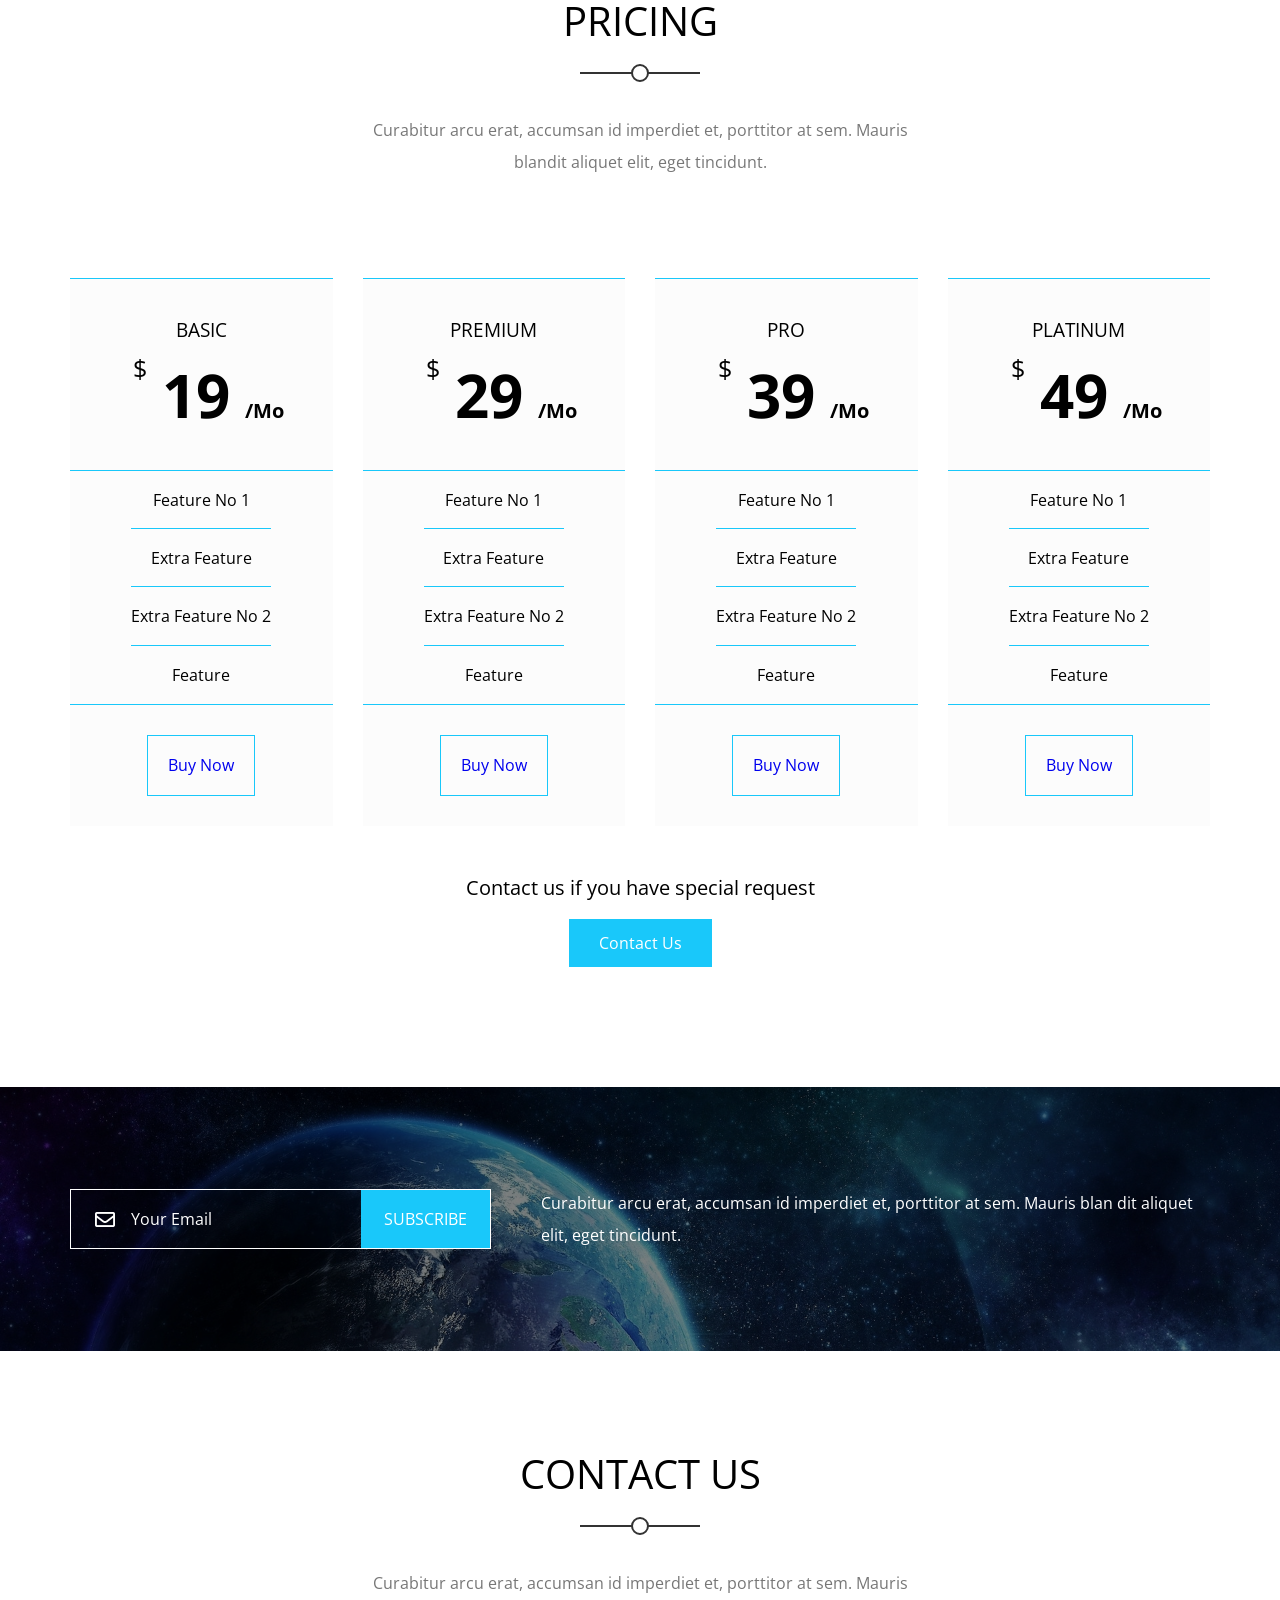
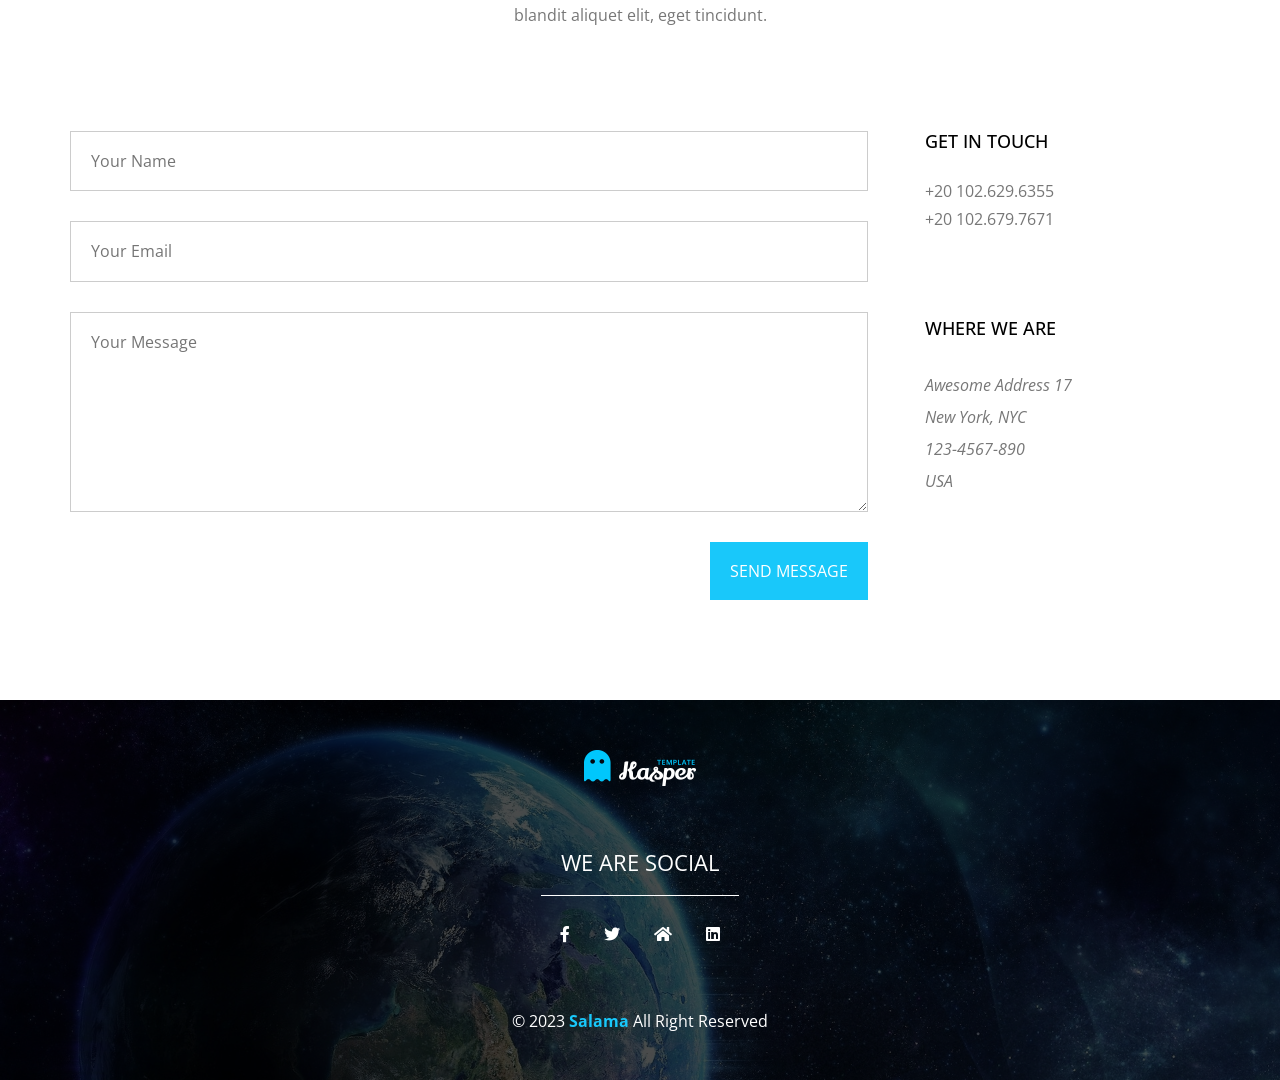
<file: kasper/index.html>
<!DOCTYPE html>
<html lang="en">
<head>
    <meta charset="UTF-8">
    <meta http-equiv="X-UA-Compatible" content="IE=edge">
    <meta name="viewport" content="width=device-width, initial-scale=1.0">
    <title>BLUE Lock</title>
    <!--Render All Elemnts Normally-->
    <link rel="stylesheet" href="main-css/normalize.css">
    <!-- Font Awesome Library-->
    <link rel="stylesheet" href="main-css/all.min.css">
    <!-- Main Template CSS File-->
    <link rel="stylesheet" href="main-css/style.css">
    <link rel="preconnect" href="https://fonts.googleapis.com">
    <!--google Fonts-->
<link rel="preconnect" href="https://fonts.gstatic.com" crossorigin>
<link href="https://fonts.googleapis.com/css2?family=Cairo:wght@300&family=Open+Sans:wght@400;500;700;800&family=Work+Sans:wght@200;300;400;500;600;700;800&display=swap"
rel="stylesheet">
</head>
<body>
    <!--Start Header-->
     <!-- Start Header -->
     <header>
        <div class="container">
          <a href="#" class="logo">
            <img decoding="async" src="images/logo.png" alt="Logo" />
          </a>
          <nav>
            <i class="fas fa-bars toggle-menu"></i>
            <ul>
              <li><a class="active" href="#">Home</a></li>
              <li><a href="#">Services</a></li>
              <li><a href="#">Portfolio</a></li>
              <li><a href="#">About</a></li>
              <li><a href="#">Pricing</a></li>
              <li><a href="#">Contact</a></li>
            </ul>
            <div class="form">
              <i class="fas fa-search"></i>
            </div>
          </nav>
        </div>
      </header>
      <!-- End Header -->
      <!-- Start Landing -->
      <div class="landing">
        <div class="overlay"></div>
        <div class="text">
          <div class="content">
            <h2>
              Hello World!<br />
              We Are Kasper We Make Art.
            </h2>
            <p>
              Curabitur arcu erat, accumsan id imperdiet et, porttitor at sem. Mauris blandit aliquet elit, eget tincidunt
              nibh pulvinar a. Curabitur aliquet quam. Accumsan id imperdiet et, porttitor at sem. Mauris blandit aliquet
              elit, eget tincidunt.
            </p>
          </div>
        </div>
        <i class="fas fa-angle-left change-background fa-2x"></i>
        <i class="fas fa-angle-right change-background fa-2x"></i>
        <ul class="bullets">
          <li></li>
          <li class="active"></li>
          <li></li>
        </ul>
      </div>
      <!-- End Landing -->
      <!-- Start Services -->
      <div class="services">
        <div class="container">
          <div class="main-heading">
            <h2>Services</h2>
            <p>
              Curabitur arcu erat, accumsan id imperdiet et, porttitor at sem. Mauris blandit aliquet elit, eget
              tincidunt.
            </p>
          </div>
          <div class="services-container">
            <div class="srv-box">
              <i class=" fas fa-pencil fa-3x"></i>
              <div class="text">
                <h3>Vorem amet intuitive</h3>
                <p>
                  Curabitur arcu erat, accumsan id imperdiet et, porttitor at sem. Mauris blandit aliquet elit, eget
                  tincidunt nibh pulvinar a. Curabitur aliquet quam.
                </p>
              </div>
            </div>
            <div class="srv-box">
              <i class="fas fa-cog fa-3x"></i>
              <div class="text">
                <h3>Vorem amet intuitive</h3>
                <p>
                  Curabitur arcu erat, accumsan id imperdiet et, porttitor at sem. Mauris blandit aliquet elit, eget
                  tincidunt nibh pulvinar a. Curabitur aliquet quam.
                </p>
              </div>
            </div>
            <div class="srv-box">
              <i class="fas fa-pencil-ruler fa-3x"></i>
              <div class="text">
                <h3>Vorem amet intuitive</h3>
                <p>
                  Curabitur arcu erat, accumsan id imperdiet et, porttitor at sem. Mauris blandit aliquet elit, eget
                  tincidunt nibh pulvinar a. Curabitur aliquet quam.
                </p>
              </div>
            </div>
            <div class="srv-box">
              <i class="fas fa-camera fa-3x"></i>
              <div class="text">
                <h3>Vorem amet intuitive</h3>
                <p>
                  Curabitur arcu erat, accumsan id imperdiet et, porttitor at sem. Mauris blandit aliquet elit, eget
                  tincidunt nibh pulvinar a. Curabitur aliquet quam.
                </p>
              </div>
            </div>
          </div>
        </div>
      </div>
      <!-- End Services -->
      <!-- Start Design -->
      <div class="design">
        <div class="image">
          <img decoding="async" src="images/mobile.png" alt="Mobile" />
        </div>
        <div class="text">
          <h2>Our Design Comes With...</h2>
          <ul>
            <li>Responsive Design</li>
            <li>Modern And Clean Design</li>
            <li>Clean Code</li>
            <li>Browser Friendly</li>
          </ul>
        </div>
      </div>
      <!-- End Design -->
      <!-- Start Portfolio -->
      <div class="portfolio">
        <div class="container">
          <div class="main-heading">
            <h2>Portfolio</h2>
            <p>
              Curabitur arcu erat, accumsan id imperdiet et, porttitor at sem. Mauris blandit aliquet elit, eget
              tincidunt.
            </p>
          </div>
          <ul class="shuffle">
            <li class="active">All</li>
            <li>App</li>
            <li>Photo</li>
            <li>Web</li>
            <li>Print</li>
          </ul>
        </div>
        <div class="imgs-container">
          <div class="box">
            <img decoding="async" src="images/shuffle-01.jpg" alt="" />
            <div class="caption">
              <h4>Awesome Image</h4>
              <p>Photography</p>
            </div>
          </div>
          <div class="box">
            <img decoding="async" src="images/shuffle-02.jpg" alt="" />
            <div class="caption">
              <h4>Awesome Image</h4>
              <p>Photography</p>
            </div>
          </div>
          <div class="box">
            <img decoding="async" src="images/shuffle-03.jpg" alt="" />
            <div class="caption">
              <h4>Awesome Image</h4>
              <p>Photography</p>
            </div>
          </div>
          <div class="box">
            <img decoding="async" src="images/shuffle-04.jpg" alt="" />
            <div class="caption">
              <h4>Awesome Image</h4>
              <p>Photography</p>
            </div>
          </div>
          <div class="box">
            <img decoding="async" src="images/shuffle-05.jpg" alt="" />
            <div class="caption">
              <h4>Awesome Image</h4>
              <p>Photography</p>
            </div>
          </div>
          <div class="box">
            <img decoding="async" src="images/shuffle-06.jpg" alt="" />
            <div class="caption">
              <h4>Awesome Image</h4>
              <p>Photography</p>
            </div>
          </div>
          <div class="box">
            <img decoding="async" src="images/shuffle-07.jpg" alt="" />
            <div class="caption">
              <h4>Awesome Image</h4>
              <p>Photography</p>
            </div>
          </div>
          <div class="box">
            <img decoding="async" src="images/shuffle-08.jpg" alt="" />
            <div class="caption">
              <h4>Awesome Image</h4>
              <p>Photography</p>
            </div>
          </div>
        </div>
        <a href="#" class="more">More</a>
      </div>
      <!-- End Portfolio -->
      <!-- Start Video -->
      <div class="video">
        <video autoplay muted loop>
          <source src="images/awesome-video.mp4" type="video/mp4" />
        </video>
        <div class="text">
          <h2>Super Awesome Video Here</h2>
          <p>Its All You Need</p>
          <button>See More</button>
        </div>
      </div>
      <!-- End Video -->
      <!-- Start About -->
      <div class="about">
        <div class="container">
          <div class="main-heading">
            <h2>About Us</h2>
            <p>
              Curabitur arcu erat, accumsan id imperdiet et, porttitor at sem. Mauris blandit aliquet elit, eget
              tincidunt.
            </p>
          </div>
          <img decoding="async" src="images/about.png" alt="" />
        </div>
      </div>
      <!-- End About -->
      <!-- Start Stats -->
      <div class="stats">
        <div class="container">
          <div class="box">
            <i class="fas fa-mug-hot"></i>
            <div class="number">1.236</div>
            <p>Coffee Drinks</p>
          </div>
          <div class="box">
            <i class="far fa-folder"></i>
            <div class="number">256</div>
            <p>Completed Projects</p>
          </div>
          <div class="box">
            <i class="far fa-envelope"></i>
            <div class="number">1,743</div>
            <p>Mail Sent</p>
          </div>
          <div class="box">
            <i class="fas fa-trophy"></i>
            <div class="number">17</div>
            <p>Awards Received</p>
          </div>
        </div>
      </div>
      <!-- End Stats -->
      <!-- Start Skills -->
      <div class="our-skills">
        <div class="container">
          <div class="testimonials">
            <h3>Testimonials</h3>
            <p>
              Curabitur arcu erat, accumsan id imperdiet et, porttitor at sem. Mauris blandit aliquet elit, eget
              tincidunt.
            </p>
            <div class="content">
              <img decoding="async" src="images/skills-01.jpg" alt="" />
              <div class="text">
                Curabitur arcu erat, accumsan id imperdiet et, porttitor at sem. Mauris blandit aliquet elit, eget
                tincidunt.
                <p>John Doe, CEO</p>
              </div>
            </div>
            <div class="content">
              <img decoding="async" src="images/skills-02.jpg" alt="" />
              <div class="text">
                Curabitur arcu erat, accumsan id imperdiet et, porttitor at sem. Mauris blandit aliquet elit, eget
                tincidunt.
                <p>John Doe, CEO</p>
              </div>
            </div>
            <ul class="bullets">
              <li></li>
              <li class="active"></li>
              <li></li>
            </ul>
          </div>
          <div class="skills">
            <h3>Skills</h3>
            <p>
              Curabitur arcu erat, accumsan id imperdiet et, porttitor at sem. Mauris blandit aliquet elit, eget
              tincidunt.
            </p>
            <div class="prog-holder">
              <h4>Adobe</h4>
              <div class="prog">
                <span style="width: 90%" data-progress="90%"></span>
              </div>
            </div>
            <div class="prog-holder">
              <h4>Html &amp; Css</h4>
              <div class="prog">
                <span style="width: 85%" data-progress="85%"></span>
              </div>
            </div>
            <div class="prog-holder">
              <h4>JavaScript</h4>
              <div class="prog">
                <span style="width: 80%" data-progress="80%"></span>
              </div>
            </div>
            <div class="prog-holder">
              <h4>Php</h4>
              <div class="prog">
                <span style="width: 90%" data-progress="90%"></span>
              </div>
            </div>
          </div>
        </div>
      </div>
      <!-- End Skills -->
      <!-- Start Quote -->
      <div class="quote">
        <div class="container">
          <q>accumsan id imperdiet et, porttitor at sem. Mauris blandit aliquet elit, eget tincidunt.</q>
          <span>John Doe</span>
        </div>
      </div>
      <!-- End Quote -->
      <!-- Start Pricing -->
      <div class="pricing">
        <div class="container">
          <div class="main-heading">
            <h2>Pricing</h2>
            <p>
              Curabitur arcu erat, accumsan id imperdiet et, porttitor at sem. Mauris blandit aliquet elit, eget
              tincidunt.
            </p>
          </div>
          <div class="plans">
            <div class="plan">
              <div class="head">
                <h3>Basic</h3>
                <span>19</span>
              </div>
              <ul>
                <li>Feature No 1</li>
                <li>Extra Feature</li>
                <li>Extra Feature No 2</li>
                <li>Feature</li>
              </ul>
              <div class="foot">
                <a href="#">Buy Now</a>
              </div>
            </div>
            <div class="plan">
              <div class="head">
                <h3>Premium</h3>
                <span>29</span>
              </div>
              <ul>
                <li>Feature No 1</li>
                <li>Extra Feature</li>
                <li>Extra Feature No 2</li>
                <li>Feature</li>
              </ul>
              <div class="foot">
                <a href="#">Buy Now</a>
              </div>
            </div>
            <div class="plan">
              <div class="head">
                <h3>Pro</h3>
                <span>39</span>
              </div>
              <ul>
                <li>Feature No 1</li>
                <li>Extra Feature</li>
                <li>Extra Feature No 2</li>
                <li>Feature</li>
              </ul>
              <div class="foot">
                <a href="#">Buy Now</a>
              </div>
            </div>
            <div class="plan">
              <div class="head">
                <h3>Platinum</h3>
                <span>49</span>
              </div>
              <ul>
                <li>Feature No 1</li>
                <li>Extra Feature</li>
                <li>Extra Feature No 2</li>
                <li>Feature</li>
              </ul>
              <div class="foot">
                <a href="#">Buy Now</a>
              </div>
            </div>
          </div>
          <p class="contact-text">Contact us if you have special request</p>
          <a href="#" class="contact-link">Contact Us</a>
        </div>
      </div>
      <!-- End Pricing -->
      <!-- Start Subscribe -->
      <div class="subscribe">
        <div class="container">
          <form action="">
            <i class="far fa-envelope fa-lg"></i>
            <input type="email" name="mail" placeholder="Your Email" />
            <input type="submit" value="Subscribe" />
          </form>
          <p>
            Curabitur arcu erat, accumsan id imperdiet et, porttitor at sem. Mauris blan dit aliquet elit, eget tincidunt.
          </p>
        </div>
      </div>
      <!-- End Subscribe -->
      <!-- Start Contact -->
      <div class="contact">
        <div class="container">
          <div class="main-heading">
            <h2>Contact Us</h2>
            <p>
              Curabitur arcu erat, accumsan id imperdiet et, porttitor at sem. Mauris blandit aliquet elit, eget
              tincidunt.
            </p>
          </div>
          <div class="content">
            <form action="">
              <input class="main-input" type="text" name="name" placeholder="Your Name" />
              <input class="main-input" type="email" name="mail" placeholder="Your Email" />
              <textarea class="main-input" name="message" placeholder="Your Message"></textarea>
              <input type="submit" value="Send Message" />
            </form>
            <div class="info">
              <h4>Get In Touch</h4>
              <span class="phone">+20 102.629.6355</span>
              <span class="phone">+20 102.679.7671</span>
              <h4>Where We Are</h4>
              <address>Awesome Address 17<br />New York, NYC<br />123-4567-890<br />USA</address>
            </div>
          </div>
        </div>
      </div>
      <!-- End Contact -->
      <!-- Start Footer -->
      <div class="footer">
        <div class="container">
          <img decoding="async" src="/images/logo.png" alt="Logo" />
          <p>We Are Social</p>
          <div class="social-icons">
            <i class="fab fa-facebook-f"></i>
            <i class="fab fa-twitter"></i>
            <i class="fas fa-home"></i>
            <i class="fab fa-linkedin"></i>
          </div>
          <p class="copyright">&copy; 2023 <span>Salama</span> All Right Reserved</p>
        </div>
      </div>
      <!-- End Footer -->
    </body>
  </html>
</file>
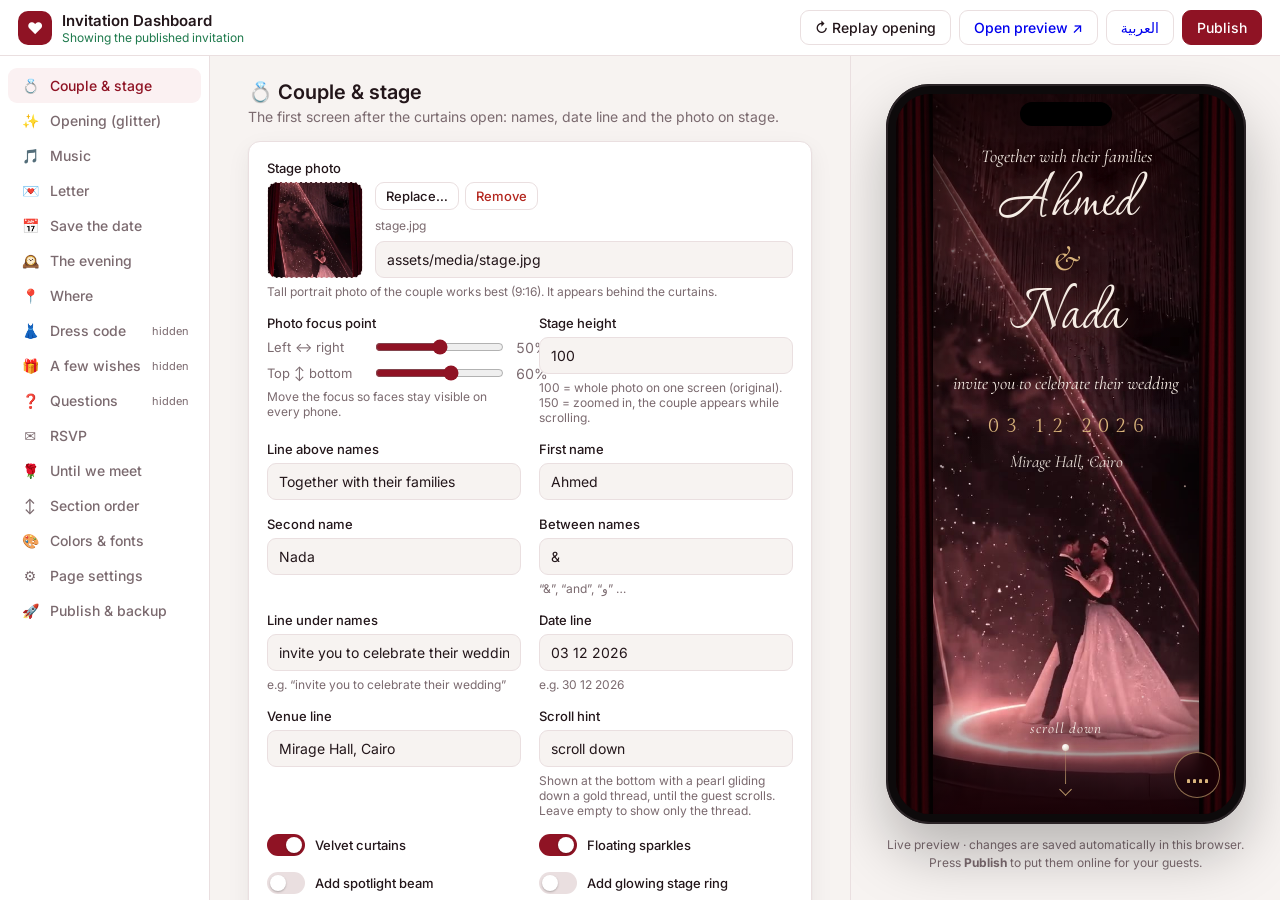
<file: admin.html>
<!DOCTYPE html>
<html lang="en">
<head>
  <meta charset="UTF-8">
  <meta name="viewport" content="width=device-width, initial-scale=1">
  <meta name="robots" content="noindex, nofollow">
  <title>Invitation Dashboard</title>
  <link rel="preconnect" href="https://fonts.googleapis.com">
  <link rel="preconnect" href="https://fonts.gstatic.com" crossorigin>
  <link rel="stylesheet" href="https://fonts.googleapis.com/css2?family=Inter:wght@400;500;600&family=Cormorant+Garamond:ital,wght@1,500&display=swap">
  <link rel="stylesheet" href="assets/css/admin.css?v=20261127f">
</head>
<body>
  <header class="top">
    <div class="brand">
      <span class="brand__mark">♥</span>
      <div>
        <h1>Invitation Dashboard</h1>
        <p class="status" id="status">Loading…</p>
      </div>
    </div>
    <div class="top__actions">
      <button class="btn btn--ghost only-mobile" id="togglePreview" type="button">Preview</button>
      <button class="btn btn--ghost" id="replayIntro" type="button" title="Play the opening animation again">↻ Replay opening</button>
      <a class="btn btn--ghost" id="openPreview" href="index.html?preview" target="_blank" rel="noopener">Open preview ↗</a>
      <a class="btn btn--ghost" id="switchLang" href="ar/admin.html">العربية</a>
      <button class="btn btn--primary" id="publishTop" type="button">Publish</button>
    </div>
  </header>

  <div class="layout">
    <nav class="nav" id="nav" aria-label="Sections"></nav>

    <main class="editor" id="editor" tabindex="-1"></main>

    <aside class="preview" id="previewPane" aria-label="Live preview">
      <div class="phone">
        <div class="phone__notch"></div>
        <iframe id="previewFrame" title="Invitation preview" src="about:blank"></iframe>
      </div>
      <p class="preview__note">Live preview · changes are saved automatically in this browser.<br>Press <b>Publish</b> to put them online for your guests.</p>
    </aside>
  </div>

  <div class="toast" id="toast" role="status" aria-live="polite"></div>

  <!-- config.js is always loaded fresh so published changes show at once -->
  <script>window.INVITE_SITE = new URLSearchParams(location.search).get('site') === 'ar' ? 'ar' : ''; window.INVITE_CONFIG_FILE = window.INVITE_SITE ? 'config-' + window.INVITE_SITE + '.js' : 'config.js'; document.write('<script src="' + window.INVITE_CONFIG_FILE + '?t=' + Date.now() + '"><\/script>');</script>
  <script src="assets/js/store.js?v=20261127f"></script>
  <script src="assets/js/admin.js?v=20261127f"></script>
</body>
</html>
</file>
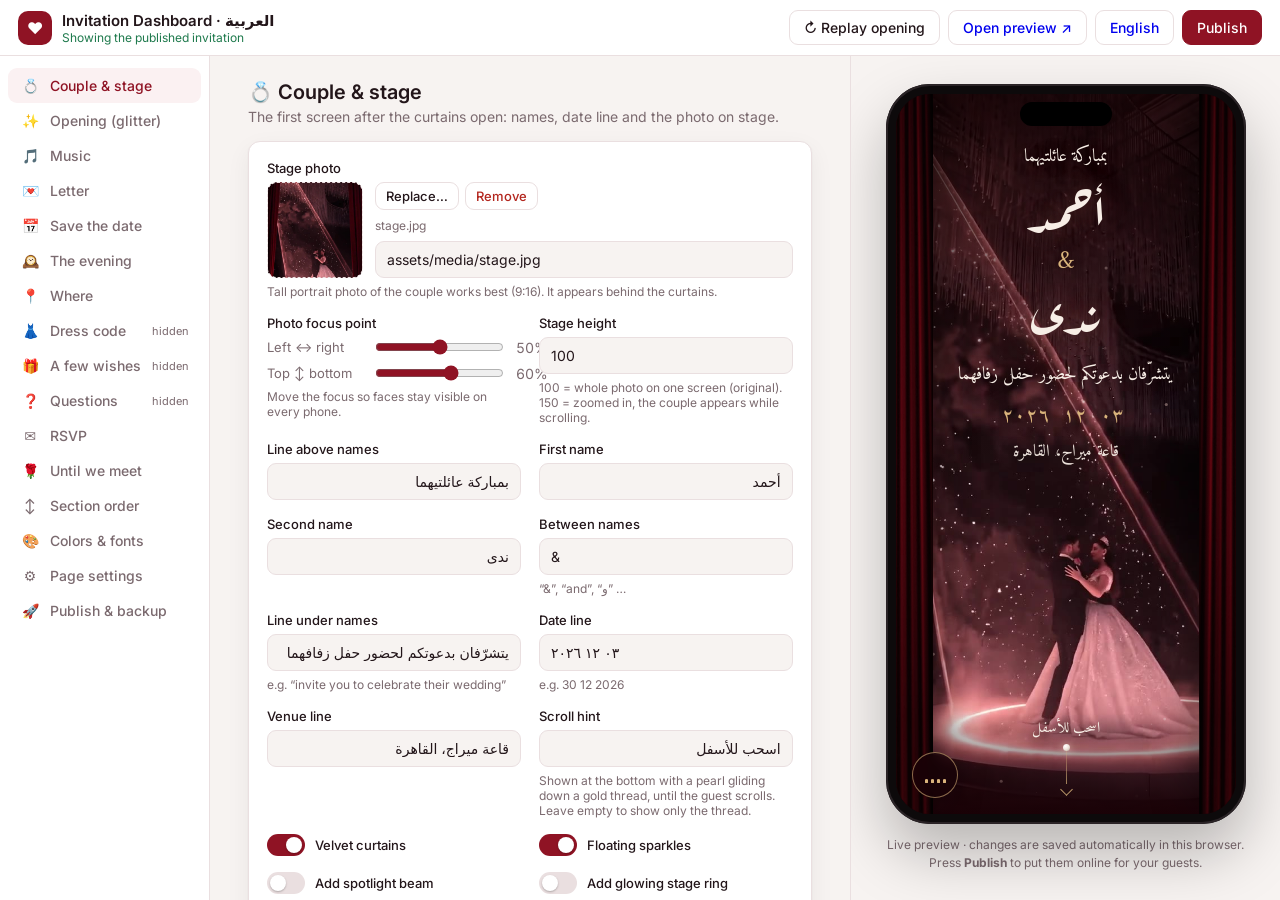
<file: ar/admin.html>
<!DOCTYPE html>
<html lang="en">
<head>
  <meta charset="UTF-8">
  <meta name="viewport" content="width=device-width, initial-scale=1">
  <meta name="robots" content="noindex, nofollow">
  <title>Arabic Invitation Dashboard</title>
  <script>location.replace('../admin.html?site=ar' + location.hash);</script>
</head>
<body></body>
</html>
</file>
<file: assets/css/invite.css>
/* ==========================================================
   Velvet Glitter Invitation — styles
   Colors & fonts are CSS variables set from config.js (theme).
   ========================================================== */
:root {
  --accent: #d9b47c;
  --accent2: #f3dcae;
  --bg: #1a0207;
  --bg2: #4a0915;
  --text: #f7eee6;
  --ink: #8f1426;
  --paper: #f6eee5;
  --glitter: #c0121f;
  --script: "Corinthia", "Snell Roundhand", cursive;
  --script-scale: 1;
  --pearl: var(--text);
  --body: "Cormorant Garamond", serif;
  --ui: "Gilda Display", serif;
  --gold-grad: linear-gradient(100deg, var(--accent) 0%, var(--accent2) 30%, #fff3da 50%, var(--accent2) 70%, var(--accent) 100%);
  --ease: cubic-bezier(.22, .7, .18, 1);
}

*, *::before, *::after { box-sizing: border-box; }
html { -webkit-text-size-adjust: 100%; scroll-behavior: smooth; }
html, body { margin: 0; padding: 0; }
body {
  background: var(--bg);
  color: var(--text);
  font-family: var(--body);
  font-size: 18px;
  line-height: 1.6;
  overflow-x: hidden;
  -webkit-font-smoothing: antialiased;
}
body.is-locked { overflow: hidden; height: 100svh; }
img { display: block; max-width: 100%; }
[hidden] { display: none !important; }
.is-off { display: none !important; }

.script { font-family: var(--script); font-style: var(--script-style, italic); font-weight: 400; }
.names-gold .hero__name {
  background: var(--gold-grad); background-size: 200% 100%;
  -webkit-background-clip: text; background-clip: text; color: transparent;
  animation: shimmer 8s linear infinite;
}
@keyframes shimmer { to { background-position: -200% 0; } }
.caps { font-family: var(--ui); letter-spacing: .14em; text-transform: uppercase; }
html[dir="rtl"] .caps { letter-spacing: 0; }

/* ---------- 1. Glitter cover ---------- */
.cover {
  position: fixed; inset: 0; z-index: 50;
  cursor: pointer; outline: none;
  -webkit-tap-highlight-color: transparent;
  background: var(--glitter);
  transition: background-color 1.2s ease;
}
.cover__bg {
  position: absolute; inset: 0;
  background-size: cover; background-position: center;
  transition: opacity 1.3s ease, transform 2.4s var(--ease);
}
.cover__glitter { position: absolute; inset: 0; width: 100%; height: 100%; }
.cover__ui {
  position: absolute; inset: 0;
  display: flex; flex-direction: column; align-items: center; justify-content: space-between;
  padding: calc(env(safe-area-inset-top) + 9vh) 24px calc(env(safe-area-inset-bottom) + 9vh);
  text-align: center; pointer-events: none;
  text-shadow: 0 2px 14px rgba(40, 0, 4, .85);
  transition: opacity .6s ease;
}
.cover__top { display: flex; flex-direction: column; align-items: center; gap: 14px; }
.cover__hint { font-style: italic; font-size: 21px; line-height: 1.3; margin: 0; color: var(--pearl); text-shadow: 0 2px 14px rgba(20,0,4,.9); }
.cover__veil {
  position: absolute; inset: 0; pointer-events: none; transition: opacity .8s ease;
  background:
    radial-gradient(90% 26% at 50% 12%, rgba(18,1,4,.72), transparent 70%),
    radial-gradient(100% 32% at 50% 84%, rgba(18,1,4,.8), transparent 72%),
    linear-gradient(to bottom, rgba(18,1,4,.55), rgba(18,1,4,0) 45%);
}
.cover.is-opening .cover__veil { opacity: 0; }
.cover__mono {
  font-family: var(--ui); letter-spacing: .5em; padding-inline-start: .5em; font-size: 13px; margin: 0;
  color: var(--accent);
}
.cover__bottom { display: flex; flex-direction: column; align-items: center; gap: 4px; }
.cover__action {
  margin: 0; font-family: var(--script); font-style: var(--script-style, italic); font-weight: 400;
  font-size: calc(clamp(40px, 11.5vw, 68px) * var(--script-scale)); line-height: .86;
  color: var(--pearl); text-shadow: 0 0 18px rgba(255,190,160,.5), 0 4px 30px rgba(30,0,6,.9);
  animation: breathe 2.8s ease-in-out infinite;
}
.cover__alt { margin: 10px 0 0; font-size: 18px; font-style: italic; color: var(--pearl); opacity: .92; text-shadow: 0 2px 12px rgba(20,0,4,.95); }
.cover__bottom { margin-bottom: 30px; }
.cover__meter { width: 110px; height: 2px; margin-top: 14px; border-radius: 2px; background: rgba(247, 238, 230, .25); overflow: hidden; }
.cover__meter i { display: block; height: 100%; width: 0; background: linear-gradient(90deg, var(--accent2), var(--accent)); transition: width .12s linear; }
.cover__mic {
  pointer-events: auto; margin-top: 14px;
  display: inline-flex; align-items: center; gap: 8px;
  font: inherit; font-size: 14px; color: #fff3ea;
  background: rgba(30, 0, 4, .35); border: 1px solid rgba(255, 230, 215, .4);
  border-radius: 999px; padding: 7px 16px; cursor: pointer;
  backdrop-filter: blur(4px); -webkit-backdrop-filter: blur(4px);
}
.cover__mic svg { width: 16px; height: 16px; fill: currentColor; }
.cover__mic.is-listening { border-color: #fff; box-shadow: 0 0 0 0 rgba(255,255,255,.6); animation: ping 1.4s infinite; }
@keyframes ping { 70% { box-shadow: 0 0 0 12px rgba(255,255,255,0); } 100% { box-shadow: 0 0 0 0 rgba(255,255,255,0); } }
@keyframes breathe { 50% { opacity: .65; transform: scale(.985); } }

.cover.is-opening { background-color: transparent; pointer-events: none; }
.cover.is-opening .cover__bg { opacity: 0; transform: translateY(6%) scale(1.04); }
.cover.is-opening .cover__ui { opacity: 0; }
.cover.is-gone { display: none; }

/* ---------- Optional opening film ---------- */
.film { position: fixed; inset: 0; z-index: 45; background: #000; transition: opacity 1.2s ease; }
.film video { width: 100%; height: 100%; object-fit: cover; }
.film.is-fading { opacity: 0; pointer-events: none; }
.film__skip {
  position: absolute; right: 16px; bottom: calc(env(safe-area-inset-bottom) + 16px);
  font: inherit; font-size: 14px; color: #fff; background: rgba(0,0,0,.35);
  border: 1px solid rgba(255,255,255,.35); border-radius: 999px; padding: 6px 14px; cursor: pointer;
}

/* ---------- 2. Stage / hero ---------- */
.hero {
  position: relative; height: var(--hero-h, 150svh); min-height: 560px; overflow: hidden;
  background: #120204;
}
.hero__stage { position: absolute; inset: 0; }
.hero__img {
  position: absolute; inset: 0; width: 100%; height: 100%;
  object-fit: cover; object-position: 50% 70%;
  transform: scale(1.12); filter: brightness(.22) saturate(.85);
  transition: transform 9s var(--ease), filter 5s ease;
}
.is-open .hero__img { transform: scale(1); filter: brightness(1) saturate(1); }
/* opening film played inside the stage (dashboard → Opening → Opening video) */
.hero__film { position: absolute; inset: 0; width: 100%; height: 100%; object-fit: cover; display: none; }
.film-playing .hero__film { display: block; }
.film-playing .hero__img, .film-playing .curtain, .film-playing .hero__dust { display: none; }
.cover.is-fast { transition: opacity .35s ease; opacity: 0; pointer-events: none; }

.hero__beam {
  position: absolute; inset: 0; pointer-events: none; mix-blend-mode: screen; opacity: 0;
  background:
    linear-gradient(108deg, transparent 0 34%, rgba(255, 170, 170, .0) 34%, rgba(255, 190, 185, .26) 46%, rgba(255, 200, 195, .32) 52%, rgba(255, 170, 170, .0) 70%);
  clip-path: polygon(30% 0, 40% 0, 92% 92%, 18% 92%);
  filter: blur(6px);
  transition: opacity 2.5s ease 1.8s;
  animation: beam 5s ease-in-out infinite;
}
.is-open .hero__beam.on { opacity: 1; }
@keyframes beam { 50% { filter: blur(8px) brightness(1.25); } }
.hero__ring {
  position: absolute; left: 50%; bottom: 8%; width: 76%; aspect-ratio: 4 / 1;
  transform: translateX(-50%); border-radius: 50%;
  border: 2px solid rgba(255, 190, 180, .9);
  box-shadow: 0 0 18px 4px rgba(255, 120, 120, .6), inset 0 0 18px 4px rgba(255, 140, 130, .5);
  opacity: 0; transition: opacity 2s ease 2.4s; pointer-events: none;
  animation: ringPulse 3.4s ease-in-out infinite;
}
.is-open .hero__ring.on { opacity: 1; }
@keyframes ringPulse { 50% { box-shadow: 0 0 30px 8px rgba(255, 120, 120, .75), inset 0 0 24px 6px rgba(255, 140, 130, .6); } }
.hero__dust { position: absolute; inset: 0; width: 100%; height: 100%; pointer-events: none; mix-blend-mode: screen; }
.hero__shade {
  position: absolute; inset: 0; pointer-events: none;
  background:
    linear-gradient(to bottom, rgba(18, 2, 4, .78) 0%, rgba(18, 2, 4, .35) 32%, rgba(18, 2, 4, 0) 52%),
    linear-gradient(to top, var(--bg) 0%, rgba(28, 5, 8, 0) 14%);
}

/* velvet curtains */
.curtain {
  position: absolute; top: 0; bottom: 0; width: 50.5%; z-index: 3; pointer-events: none;
  background-color: #6d0712;
  background-image:
    linear-gradient(to bottom, rgba(0,0,0,.55), rgba(0,0,0,0) 18%, rgba(0,0,0,0) 72%, rgba(0,0,0,.6)),
    repeating-linear-gradient(90deg, rgba(0,0,0,.34) 0%, rgba(0,0,0,0) 2.6%, rgba(255,90,100,.10) 4.4%, rgba(0,0,0,0) 6.2%, rgba(0,0,0,.30) 9.4%),
    repeating-linear-gradient(90deg, rgba(30,0,4,.5) 0%, rgba(150,14,30,.0) 3%, rgba(214,40,56,.42) 5.6%, rgba(150,14,30,0) 8.4%, rgba(30,0,4,.55) 13.6%),
    linear-gradient(90deg, #4d040b, #8f0d1b 50%, #4d040b);
  box-shadow: 0 0 50px rgba(0,0,0,.75);
  transition: width 3.6s cubic-bezier(.55, 0, .2, 1), border-radius 3.6s ease;
}
.curtain--l { left: 0; border-bottom-right-radius: 0; }
.curtain--r { right: 0; }
.curtain__tex {
  position: absolute; inset: 0;
  background-size: 100% 100%; background-repeat: no-repeat;
}
.curtain--r .curtain__tex { transform: scaleX(-1); }
.curtain--l::after, .curtain--r::after {
  content: ""; position: absolute; top: 0; bottom: 0; width: 14px;
  background: linear-gradient(90deg, rgba(0,0,0,.5), transparent);
}
.curtain--l::after { right: 0; transform: scaleX(-1); }
.curtain--r::after { left: 0; }
.is-open .curtain { width: 11%; }
.is-open .curtain--l { border-bottom-right-radius: 60% 18%; }
.is-open .curtain--r { border-bottom-left-radius: 60% 18%; }
.no-curtains .curtain { display: none; }

.hero__text {
  position: absolute; z-index: 4; left: 0; right: 0; top: calc(env(safe-area-inset-top) + 7vh);
  text-align: center; padding: 0 22px;
}
.hero__eyebrow { margin: 0 0 4px; font-style: italic; font-size: 20px; color: var(--text); min-height: 1.5em; }
.hero__names { margin: 0; font-weight: 400; line-height: 1; display: flex; flex-direction: column; align-items: center; }
.hero__name { font-weight: 400; font-size: calc(clamp(52px, 15.5vw, 92px) * var(--script-scale)); line-height: .9; padding: 0 .12em .08em; display: inline-block; min-height: .9em; }
.names-pearl .hero__name { color: var(--pearl); text-shadow: 0 0 24px rgba(255,170,150,.35), 0 6px 30px rgba(20,0,4,.7); }
.hero__amp { font-family: var(--body); font-style: italic; font-weight: 500; font-size: calc(clamp(52px, 15.5vw, 92px) * var(--script-scale) * .5); line-height: 1; color: var(--accent); margin: 2px 0; min-height: 1em; }
.hero__invite { margin: 14px 0 0; font-style: italic; font-size: 19px; color: var(--text); min-height: 1.3em; }
.hero__date { margin: 14px 0 0; font-family: var(--ui); font-size: 20px; letter-spacing: .32em; padding-inline-start: .32em; color: var(--accent); min-height: 1.2em; }
.hero__place { margin: 8px 0 0; font-style: italic; font-size: 17px; color: var(--text); opacity: .95; min-height: 1.3em; }
.hero__text { text-shadow: 0 2px 16px rgba(20,0,4,.8); }
.caret {
  display: inline-block; width: 2px; height: .9em; margin-inline-start: 2px; vertical-align: -.08em;
  background: var(--accent); animation: caret .9s steps(1) infinite; display: none;
  -webkit-text-fill-color: initial;
}
@keyframes caret { 50% { opacity: 0; } }
.fade-wait { opacity: 0; transform: translateY(6px); transition: opacity 1s ease, transform 1.2s var(--ease); }
.fade-wait.fade-in { opacity: 1; transform: none; }
.show-caret .caret { display: inline-block; }
/* scroll cue: italic words, a thin gold thread with a pearl gliding down it, a fine chevron */
.cue {
  position: fixed; z-index: 30; left: 50%; bottom: calc(env(safe-area-inset-bottom) + 20px); transform: translate(-50%, 8px);
  display: flex; flex-direction: column; align-items: center; gap: 8px; pointer-events: none;
  opacity: 0; transition: opacity .9s ease, transform .9s var(--ease);
}
body.is-typed:not(.cue-off) .cue { opacity: 1; transform: translate(-50%, 0); }
.cue__text { font: italic 400 15px/1 var(--body); letter-spacing: .06em; color: var(--pearl); text-shadow: 0 2px 10px rgba(20, 0, 4, .9); }
.cue__line { position: relative; width: 1px; height: 40px; background: linear-gradient(color-mix(in srgb, var(--accent) 10%, transparent), color-mix(in srgb, var(--accent) 70%, transparent)); }
.cue__pearl {
  position: absolute; left: 50%; top: 0; width: 7px; height: 7px; margin-left: -3.5px; border-radius: 50%;
  background: radial-gradient(circle at 35% 30%, #fff 0, #f1e8df 45%, #b9aa9b 100%);
  box-shadow: 0 0 8px rgba(255, 238, 220, .7); animation: cueDrop 2.4s cubic-bezier(.45, 0, .35, 1) infinite;
}
@keyframes cueDrop { 0% { top: -2px; opacity: 0; } 15% { opacity: 1; } 75% { top: 34px; opacity: 1; } 100% { top: 38px; opacity: 0; } }
.cue__chev { width: 9px; height: 9px; margin-top: -7px; border-right: 1px solid var(--accent); border-bottom: 1px solid var(--accent); transform: rotate(45deg); opacity: .85; animation: cueChev 2.4s ease-in-out infinite; }
@keyframes cueChev { 0%, 60% { opacity: .35; } 80% { opacity: 1; } 100% { opacity: .35; } }
@media (prefers-reduced-motion: reduce) { .cue__pearl, .cue__chev { animation: none; } }
@keyframes drip { 0% { transform: scaleY(0); transform-origin: top; } 50% { transform: scaleY(1); transform-origin: top; } 51% { transform-origin: bottom; } 100% { transform: scaleY(0); transform-origin: bottom; } }

@keyframes letter { to { opacity: 1; transform: none; filter: none; } }
@keyframes fadeUp { from { opacity: 0; transform: translateY(14px); } to { opacity: 1; transform: none; } }
@keyframes fadeIn { to { opacity: 1; } }

/* ---------- Page & shared pieces ---------- */
main { position: relative; z-index: 1; }
.stars { position: fixed; inset: 0; width: 100%; height: 100%; z-index: 0; pointer-events: none; }

.title {
  font-family: var(--script); font-style: var(--script-style, italic); font-weight: 400;
  font-size: calc(clamp(46px, 13.5vw, 66px) * var(--script-scale)); line-height: 1;
  margin: 0; padding: 0 .1em .12em; color: var(--pearl);
}
.ink { color: var(--ink); }
.ink-soft { color: color-mix(in srgb, var(--ink) 75%, #2a0008); }
.subtitle { margin: 10px 0 0; font-style: italic; font-size: 19px; color: var(--pearl); }
.body-text { margin: 14px auto; font-size: 19px; max-width: 30em; white-space: pre-line; }

.reveal { opacity: 0; transform: translateY(26px); transition: opacity 1.1s var(--ease), transform 1.1s var(--ease); }
.reveal.in { opacity: 1; transform: none; }

/* gold pill button */
.pill {
  display: inline-block; border: 0; cursor: pointer; text-decoration: none;
  font-family: "Albert Sans", system-ui, sans-serif; font-weight: 600; font-size: 13px; letter-spacing: .06em;
  color: #2c050c; padding: 15px 34px; border-radius: 999px;
  background: linear-gradient(105deg, color-mix(in srgb, var(--accent) 70%, #7a5528) 0%, var(--accent2) 42%, var(--accent) 72%, color-mix(in srgb, var(--accent) 70%, #7a5528) 100%);
  box-shadow: 0 10px 26px -10px rgba(0,0,0,.6), inset 0 1px 0 rgba(255,255,255,.45);
  transition: transform .2s ease, filter .2s ease;
}
.pill:hover { filter: brightness(1.06); }
.pill:active { transform: scale(.97); }

/* paper look (letter card, wish cards, paper sections) */
.paper {
  background:
    url("data:image/svg+xml,%3Csvg xmlns='http://www.w3.org/2000/svg' width='220' height='220'%3E%3Cfilter id='n'%3E%3CfeTurbulence type='fractalNoise' baseFrequency='.85' numOctaves='2' stitchTiles='stitch'/%3E%3CfeColorMatrix values='0 0 0 0 .42 0 0 0 0 .28 0 0 0 0 .22 0 0 0 .07 0'/%3E%3C/filter%3E%3Crect width='220' height='220' filter='url(%23n)'/%3E%3C/svg%3E") 0 0 / 220px,
    linear-gradient(170deg, color-mix(in srgb, var(--paper) 40%, #fff), var(--paper));
  color: #3b0710;
}
.card { position: relative; padding: 34px 26px; text-align: center; box-shadow: 0 24px 40px -22px rgba(30, 0, 6, .55); }
.card::before { content: ""; position: absolute; inset: 8px; border: 1px solid color-mix(in srgb, var(--ink) 22%, transparent); pointer-events: none; }

/* ---------- Letter on silk ---------- */
.silk-sec { position: relative; overflow: hidden; text-align: center; }
.silk-sec__bg { position: absolute; inset: -4%; background-size: cover; background-position: center; animation: silk 26s ease-in-out infinite alternate; }
@keyframes silk { to { transform: scale(1.08) translate(-1.5%, 1%); } }
.silk-sec::after { content: ""; position: absolute; inset: 0; pointer-events: none; background: linear-gradient(var(--bg), rgba(0,0,0,0) 22%, rgba(0,0,0,0) 72%, var(--bg)); }
.letter { height: 130svh; padding: 0; }
.letter__sticky { position: sticky; top: 0; height: 100svh; display: flex; align-items: center; justify-content: center; padding-top: 22svh; z-index: 1; }
.env { position: relative; width: min(310px, 82vw); aspect-ratio: 896 / 997; }
.env img.env__back, .env img.env__front { position: absolute; inset: 0; width: 100%; height: 100%; object-fit: contain; filter: drop-shadow(0 18px 26px rgba(0,0,0,.45)); }
.env__front { z-index: 3; clip-path: polygon(0 41%, 46% 61%, 50% 59%, 54% 61%, 100% 41%, 100% 100%, 0 100%); }
.env__back { z-index: 1; }
.letter__card {
  position: absolute; z-index: 2; left: 13%; right: 13%; bottom: 36%;
  padding: 34px 16px 30px; will-change: transform;
}
.env.no-env .letter__card { position: relative; left: auto; right: auto; bottom: auto; }
.letter__card .title { font-size: calc(clamp(34px, 9.5vw, 46px) * var(--script-scale)); line-height: 1.05; }
.letter__pin { position: absolute; top: -14px; left: -16px; width: 58px; transform: rotate(-12deg); filter: drop-shadow(0 4px 6px rgba(0,0,0,.35)); }
.paper__text { margin: 16px auto 18px; font-size: 17px; line-height: 1.6; max-width: 15em; white-space: pre-line; }
.letter__sig { margin: 0; font-size: calc(30px * var(--script-scale)); line-height: 1.05; }

/* ---------- Save the date: turning calendar pages ---------- */
.flip { position: relative; }
.flip__sticky {
  position: relative; min-height: 100svh; padding-top: 70px !important; padding-bottom: 70px !important; overflow: hidden;
  display: flex; flex-direction: column; align-items: center; justify-content: center;
  padding: 0 20px; text-align: center;
}
.pad { position: relative; width: min(300px, 80vw); margin-top: 26px; perspective: 2600px; }
/* pearls tucked behind the calendar: only the left part shows, hanging past the bottom corner */
.pad__pearls { position: absolute; left: -42px; top: 70%; width: 104px; z-index: 0; filter: drop-shadow(0 6px 8px rgba(0,0,0,.55)); }
.pad__head {
  position: relative; z-index: 3; height: 36px; display: grid; place-items: center;
  background: linear-gradient(#2a050b, #150205); border: 1px solid rgba(217, 180, 124, .22); border-bottom: 0;
  border-radius: 4px 4px 0 0; color: #ecd2c8; font-family: var(--ui); font-size: 12px; letter-spacing: .55em; padding-inline-start: .55em;
}
/* dark board the pages are fixed to */
.pad__pages {
  position: relative; z-index: 2; height: 350px; transform-style: preserve-3d;
  background: linear-gradient(#1d0307, #130105); border: 1px solid rgba(217, 180, 124, .18); border-top: 0;
  border-radius: 0 0 4px 4px; box-shadow: 0 24px 40px -18px rgba(0,0,0,.8);
}
.page {
  position: absolute; left: 9px; right: 9px; top: 0; bottom: 12px;
  transform-origin: 50% 0; transform-style: preserve-3d;
  transition: transform .62s cubic-bezier(.45, .05, .55, .95);
}
.page__front, .page__back { position: absolute; inset: 0; backface-visibility: hidden; -webkit-backface-visibility: hidden; border-radius: 0 0 3px 3px; }
.page__front { padding: 28px 14px 14px; box-shadow: 0 1px 0 rgba(0,0,0,.3), 0 8px 14px -10px rgba(0,0,0,.6); }
/* the back of a turned page, seen for a moment above the calendar */
.page__back { transform: rotateX(180deg); background: linear-gradient(rgba(80, 40, 50, .55), rgba(35, 8, 15, .45)); transition: opacity .4s ease .5s; }
/* the next page starts in the shadow of the page being lifted */
.page__front::after {
  content: ""; position: absolute; inset: 0; pointer-events: none; border-radius: inherit;
  background: linear-gradient(rgba(70, 30, 45, .42), rgba(70, 30, 45, .08) 70%);
  opacity: 0; transition: opacity .6s ease .2s;
}
.page.is-under .page__front::after { opacity: 1; transition: none; }
.page.is-turned { transform: rotateX(104deg); visibility: hidden; transition: transform .62s cubic-bezier(.45, .05, .55, .95), visibility 0s 1s; }
.page.is-turned .page__back { opacity: 0; }
.page__month { margin: 0; font-family: var(--body); font-weight: 500; font-size: 44px; line-height: 1; color: #2c050c; letter-spacing: .02em; }
.page__year { margin: 6px 0 18px; font-family: var(--ui); font-size: 11px; font-weight: 600; letter-spacing: .4em; padding-inline-start: .4em; color: var(--ink); }
.page__grid { display: grid; grid-template-columns: repeat(7, 1fr); row-gap: 3px; font-family: var(--body); font-weight: 500; font-size: 15.5px; color: #2c050c; }
.page__grid .wd { font-family: "Albert Sans", sans-serif; font-size: 9px; letter-spacing: .1em; opacity: .55; padding-bottom: 8px; }
.page__grid .we { color: var(--ink); }
.page__grid .d { position: relative; height: 28px; display: grid; place-items: center; }
.page__grid .num { position: relative; display: inline-block; line-height: 1; isolation: isolate; }
/* heart centred on the number (its lobes are higher than its middle), tilted */
.page__ring { position: absolute; z-index: -1; width: 40px; height: 38px; left: 50%; top: 50%; transform: translate(-50%, -54%) rotate(var(--heart-tilt, 35deg)); overflow: visible; pointer-events: none; }
.page__ring path { fill: none; stroke: var(--ink); stroke-width: 1.5; stroke-linecap: round; stroke-linejoin: round; stroke-dasharray: 100; stroke-dashoffset: 100; transition: stroke-dashoffset 1.6s cubic-bezier(.6, .05, .3, 1) .25s, fill .8s ease 1.6s; }
.flip.is-done .page__ring path { stroke-dashoffset: 0; fill: color-mix(in srgb, var(--ink) 10%, transparent); }

.when { position: relative; z-index: 3; text-align: center; margin-top: 30px; opacity: 0; transform: translateY(14px); transition: opacity .8s ease, transform .9s var(--ease); pointer-events: none; }
.flip.is-done .when { opacity: 1; transform: none; pointer-events: auto; }
@media (max-height: 720px) { .pad__pages { height: 300px; } .page__month { font-size: 36px; } .page__grid .d { height: 23px; } .when { margin-top: 18px; } .flip__sticky .title { font-size: calc(40px * var(--script-scale)); } }
.when__date { margin: 0; font-family: var(--ui); font-size: 22px; letter-spacing: .05em; color: var(--pearl); }
.when__note { margin: 6px 0 18px; font-style: italic; font-size: 18px; color: var(--pearl); }

/* ---------- Paper sections (The evening, A few wishes) ---------- */
.paper-sec { position: relative; padding: 110px 24px 110px; text-align: center; }
.paper-sec { background: inherit; }
.paper-sec::before { content: ""; position: absolute; inset: 0; z-index: -1; }
.paper-sec { isolation: isolate; }
.paper-sec::before {
  background:
    url("data:image/svg+xml,%3Csvg xmlns='http://www.w3.org/2000/svg' width='220' height='220'%3E%3Cfilter id='n'%3E%3CfeTurbulence type='fractalNoise' baseFrequency='.85' numOctaves='2' stitchTiles='stitch'/%3E%3CfeColorMatrix values='0 0 0 0 .42 0 0 0 0 .28 0 0 0 0 .22 0 0 0 .07 0'/%3E%3C/filter%3E%3Crect width='220' height='220' filter='url(%23n)'/%3E%3C/svg%3E") 0 0 / 220px,
    var(--paper);
}
.paper-sec .subtitle { color: #3b0710; }
.paper-sec { z-index: 2; margin: 40px 0; }
.paper-sec > .lace { position: absolute; left: 0; right: 0; height: 54px; background: url("data:image/svg+xml,%3Csvg xmlns='http://www.w3.org/2000/svg' width='64' height='36' viewBox='0 0 64 36'%3E%3Cdefs%3E%3Cfilter id='s' x='-10%25' y='-10%25' width='120%25' height='140%25'%3E%3CfeDropShadow dx='0' dy='1.6' stdDeviation='1.3' flood-color='%23000' flood-opacity='.45'/%3E%3C/filter%3E%3C/defs%3E%3Cg filter='url(%23s)'%3E%3Cpath fill='%23f7f1e8' d='M0 0H64V13C64 22 57 29 48 29C42 29 38 25 32 25C26 25 22 29 16 29C7 29 0 22 0 13Z'/%3E%3Cg fill='%23f7f1e8'%3E%3Ccircle cx='8' cy='29.5' r='1.6'/%3E%3Ccircle cx='16' cy='31' r='1.6'/%3E%3Ccircle cx='24' cy='29.5' r='1.6'/%3E%3Ccircle cx='40' cy='29.5' r='1.6'/%3E%3Ccircle cx='48' cy='31' r='1.6'/%3E%3Ccircle cx='56' cy='29.5' r='1.6'/%3E%3C/g%3E%3C/g%3E%3Cg fill='%23d8ccbd'%3E%3Ccircle cx='8' cy='5' r='1.3'/%3E%3Ccircle cx='16' cy='5' r='1.3'/%3E%3Ccircle cx='24' cy='5' r='1.3'/%3E%3Ccircle cx='32' cy='5' r='1.3'/%3E%3Ccircle cx='40' cy='5' r='1.3'/%3E%3Ccircle cx='48' cy='5' r='1.3'/%3E%3Ccircle cx='56' cy='5' r='1.3'/%3E%3Ccircle cx='0' cy='5' r='1.3'/%3E%3Ccircle cx='64' cy='5' r='1.3'/%3E%3Ccircle cx='16' cy='17' r='3.2'/%3E%3Ccircle cx='48' cy='17' r='3.2'/%3E%3Ccircle cx='16' cy='11.5' r='1.3'/%3E%3Ccircle cx='16' cy='22.5' r='1.3'/%3E%3Ccircle cx='10.5' cy='17' r='1.3'/%3E%3Ccircle cx='21.5' cy='17' r='1.3'/%3E%3Ccircle cx='48' cy='11.5' r='1.3'/%3E%3Ccircle cx='48' cy='22.5' r='1.3'/%3E%3Ccircle cx='42.5' cy='17' r='1.3'/%3E%3Ccircle cx='53.5' cy='17' r='1.3'/%3E%3Ccircle cx='32' cy='14' r='1'/%3E%3Ccircle cx='28' cy='11' r='.9'/%3E%3Ccircle cx='36' cy='11' r='.9'/%3E%3Ccircle cx='0' cy='14' r='1'/%3E%3Ccircle cx='64' cy='14' r='1'/%3E%3C/g%3E%3Cpath d='M0 9.5H64' stroke='%23e2d7ca' stroke-width='.8'/%3E%3C/svg%3E") 0 0 / 96px 54px repeat-x; pointer-events: none; z-index: 3; }
.paper-sec > .lace--top { top: -40px; transform: scaleY(-1); }
.paper-sec > .lace--bottom { bottom: -40px; }
.has-paper-tex .paper-sec::before { background: var(--paper) var(--paper-tex) center / 640px; }
.has-paper-tex .paper-sec > .emboss { display: none; }
.has-lace-img .paper-sec > .lace { height: 64px; background: var(--lace-img) center top / auto 64px repeat-x; filter: drop-shadow(0 3px 4px rgba(20,0,4,.35)); }
.has-lace-img .paper-sec > .lace--top { top: -46px; }
.has-lace-img .paper-sec > .lace--bottom { bottom: -46px; }
.paper-sec > .emboss { position: absolute; inset: 40px 14px; width: calc(100% - 28px); height: calc(100% - 80px); z-index: -1; pointer-events: none; }
.paper-sec > *:not(.lace):not(.emboss) { position: relative; }

.timeline { list-style: none; margin: 48px auto 0; padding: 0; max-width: 360px; text-align: start; }
.timeline li { display: grid; grid-template-columns: 92px 1fr; column-gap: 14px; }
.timeline time { font-size: 24px; color: var(--ink); padding-top: 6px; }
.timeline .tl__body { position: relative; padding: 0 0 38px 0; padding-inline-start: 22px; opacity: .3; transition: opacity .7s ease; }
.timeline li.lit .tl__body { opacity: 1; }
.timeline b { display: block; font-family: var(--script); font-weight: 400; font-size: calc(30px * var(--script-scale)); line-height: 1.1; color: var(--ink); }
.timeline span { display: block; font-size: 17px; color: #3b0710; opacity: .8; }
/* like the original: a thin ink line is drawn down with the scroll; each moment turns from pale to full as the line reaches it */
.timeline { position: relative; --tl-x: calc(92px + 14px); }
.timeline::after {
  content: ""; position: absolute; top: 0; inset-inline-start: calc(var(--tl-x) - .5px); width: 1px; pointer-events: none;
  height: calc(var(--tl-p, 0) * 100%); background: var(--ink); opacity: .75;
}

.wishes { display: grid; gap: 26px; max-width: 360px; margin: 44px auto 0; }
.wishes .card b { display: block; font-family: var(--script); font-weight: 400; font-size: calc(32px * var(--script-scale)); line-height: 1.1; color: var(--ink); margin-bottom: 8px; }
.wishes .card p { margin: 0; font-size: 17px; white-space: pre-line; }

/* ---------- Dark sections ---------- */
.dark-sec { position: relative; padding: 110px 24px; text-align: center; background: radial-gradient(120% 60% at 50% 50%, color-mix(in srgb, var(--bg2) 30%, transparent), transparent 70%); }
.where .arch {
  width: min(300px, 80vw); margin: 40px auto 30px; padding: 10px;
  border: 1px solid color-mix(in srgb, var(--accent) 55%, transparent); border-radius: 999px 999px 0 0;
}
.where .arch img { width: 100%; aspect-ratio: 3 / 4; object-fit: cover; border-radius: 999px 999px 0 0; }
.where__name { margin: 0; font-family: var(--ui); font-weight: 400; font-size: 26px; letter-spacing: .06em; color: var(--accent2); }
.where__address { margin: 8px 0 26px; font-style: italic; font-size: 18px; white-space: pre-line; }
.where__map { width: min(360px, 100%); height: 240px; margin: 28px auto 0; border-radius: 14px; overflow: hidden; border: 1px solid rgba(247, 238, 230, .2); background: rgba(0,0,0,.25); }
.where__map iframe { width: 100%; height: 100%; border: 0; filter: sepia(.45) hue-rotate(-28deg) saturate(.9) brightness(.97); }

.dress { padding: 150px 24px; }
.dress__inner { position: relative; z-index: 1; }
.dress__text { margin: 18px auto 0; font-size: 19px; white-space: pre-line; }

.faq { max-width: 380px; margin: 40px auto 0; text-align: start; border-top: 1px solid rgba(247, 238, 230, .18); }
.faq details { border-bottom: 1px solid rgba(247, 238, 230, .18); }
.faq summary { list-style: none; cursor: pointer; display: flex; justify-content: space-between; align-items: center; gap: 12px; padding: 18px 0; font-size: 18px; }
.faq summary::-webkit-details-marker { display: none; }
.faq summary::after { content: ""; width: 9px; height: 9px; border-right: 1px solid currentColor; border-bottom: 1px solid currentColor; transform: rotate(45deg) translateY(-3px); transition: transform .3s ease; flex: none; }
.faq details[open] summary::after { transform: rotate(225deg); }
.faq details p { margin: 0 0 18px; font-size: 17px; opacity: .85; white-space: pre-line; }

/* ---------- RSVP ---------- */
.rsvp { position: relative; overflow: hidden; text-align: center; }
.rsvp__bg { position: absolute; inset: -4%; background-size: cover; background-position: center; filter: brightness(.6); animation: silk 24s ease-in-out infinite alternate; }
.rsvp::before { content: ""; position: absolute; inset: 0; z-index: 1; background: linear-gradient(var(--bg), rgba(26,2,7,.35) 18%, rgba(26,2,7,.35) 82%, var(--bg)); }
.rsvp__inner { position: relative; z-index: 2; max-width: 520px; margin: 0 auto; padding: 110px 24px; }
.rsvp__deadline { font-size: 13px; opacity: .85; }
.rsvp__form { display: flex; flex-direction: column; gap: 18px; margin-top: 18px; }
.field {
  width: 100%; font: inherit; font-size: 18px; color: var(--text);
  background: transparent; border: 0; border-bottom: 1px solid rgba(247, 238, 230, .45);
  padding: 10px 2px; outline: none; border-radius: 0; resize: vertical;
}
.field::placeholder { color: rgba(247, 238, 230, .6); font-style: italic; }
.field:focus { border-color: var(--accent); }
.choice { display: flex; gap: 10px; justify-content: center; flex-wrap: wrap; }
.choice label { flex: 1 1 130px; }
.choice input { position: absolute; opacity: 0; pointer-events: none; }
.choice span { display: block; padding: 10px; border-radius: 999px; cursor: pointer; white-space: nowrap; font-size: 17px; border: 1px solid rgba(247, 238, 230, .45); font-style: italic; transition: all .25s ease; }
.choice input:checked + span { background: var(--accent2); color: #2c050c; border-color: transparent; font-style: normal; }
.choice input:focus-visible + span { outline: 2px solid var(--accent); outline-offset: 2px; }
.rsvp__form .pill { align-self: center; margin-top: 6px; }
.rsvp__status { min-height: 1.4em; margin: 0; font-style: italic; }

/* ---------- Until we meet ---------- */
.until { padding-bottom: 80px; overflow: hidden; isolation: isolate; }
.until.has-backdrop::before {
  content: ""; position: absolute; inset: 0; z-index: -1;
  background: linear-gradient(var(--bg) 0%, rgba(26,2,7,.35) 25%, rgba(26,2,7,.45) 75%, var(--bg) 100%), var(--backdrop-url) center 30% / cover;
}
.until.has-curtain::before {
  content: ""; position: absolute; inset: 0; z-index: -1;
  background: linear-gradient(var(--bg) 0%, rgba(26,2,7,.55) 30%, rgba(26,2,7,.5) 70%, var(--bg) 100%), var(--curtain-url) center / 150% 100%;
}
.countdown { display: flex; justify-content: center; align-items: flex-start; gap: 14px; margin: 36px auto 0; }
.countdown div { min-width: 64px; }
.countdown b { display: block; font-weight: 400; font-size: 44px; line-height: 1; color: var(--accent2); font-variant-numeric: tabular-nums; }
.countdown span { display: block; margin-top: 6px; font-style: italic; font-size: 15px; opacity: .85; }
.countdown i { font-style: normal; font-size: 30px; line-height: 1.2; color: var(--accent); opacity: .6; }
.no-seconds .cd-sec { display: none; }
.until__love { margin: 56px 0 6px; font-style: italic; font-size: 18px; }
.until__names { margin: 0; display: flex; flex-direction: column; align-items: center; line-height: .95; }
.until__names .script { font-size: calc(clamp(44px, 12.5vw, 64px) * var(--script-scale)); color: var(--pearl); padding: 0 .1em .1em; }
.until__amp { font-style: italic; font-size: 26px; color: var(--accent); }
.foot { position: relative; z-index: 1; padding: 30px 20px calc(env(safe-area-inset-bottom) + 90px); text-align: center; font-family: "Albert Sans", system-ui, sans-serif; font-size: 11px; letter-spacing: .04em; opacity: .55; }

/* ---------- Music button ---------- */
.music-btn {
  position: fixed; z-index: 40; right: 16px; bottom: calc(env(safe-area-inset-bottom) + 16px);
  width: 46px; height: 46px; border-radius: 50%; cursor: pointer;
  border: 1px solid color-mix(in srgb, var(--accent) 60%, transparent); background: rgba(26, 2, 7, .6);
  backdrop-filter: blur(6px); -webkit-backdrop-filter: blur(6px);
  display: grid; place-items: center; animation: fadeIn 1s ease forwards; opacity: 0;
}
html[dir="rtl"] .music-btn { right: auto; left: 16px; }
.music-btn__bars { display: flex; align-items: flex-end; gap: 3px; height: 16px; }
.music-btn__bars i { width: 3px; height: 100%; background: var(--accent); border-radius: 2px; animation: eq 1s ease-in-out infinite; transform-origin: bottom; }
.music-btn__bars i:nth-child(2) { animation-delay: -.3s; }
.music-btn__bars i:nth-child(3) { animation-delay: -.6s; }
.music-btn__bars i:nth-child(4) { animation-delay: -.15s; }
.music-btn.is-paused .music-btn__bars i { animation: none; transform: scaleY(.25); }
@keyframes eq { 0%, 100% { transform: scaleY(.3); } 50% { transform: scaleY(1); } }

@media (min-width: 700px) { body { font-size: 19px; } }

@media (prefers-reduced-motion: reduce) {
  .silk-sec__bg, .rsvp__bg, .hero__beam, .hero__ring, .cover__action { animation: none !important; }
  .reveal { transition: none; opacity: 1; transform: none; }
}

/* clearly capital first letters on the names (Corinthia's capitals look like small letters);
   sized for Pinyon Script next to Corinthia, and kept in proportion for other script fonts */
.has-name-caps .cap { font-family: var(--caps-font); font-style: normal; font-weight: 400; font-size: calc(var(--caps-size, .8em) * 1.35 / var(--script-scale, 1.35)); line-height: 1; }

/* small note under the evening timeline */
.sched-note { max-width: 300px; margin: 34px auto 0; text-align: center; }
.sched-note__orn { width: 120px; height: 14px; display: block; margin: 0 auto 12px; overflow: visible; }
.sched-note__orn path { fill: none; stroke: var(--ink); stroke-width: 1; opacity: .55; }
.sched-note__orn .orn-d, .sched-note__orn circle { fill: var(--ink); stroke: none; opacity: .7; }
.sched-note__text { margin: 0; font: italic 600 18.5px/1.5 var(--body); color: var(--ink); white-space: pre-line; }
/* note animation: the drop appears, the lines draw outwards, then the words appear one by one */
.sched-note .orn-l, .sched-note .orn-r { stroke-dasharray: 44; stroke-dashoffset: 44; transition: stroke-dashoffset 1.1s cubic-bezier(.6, .05, .3, 1) .35s; }
.sched-note__orn .orn-d, .sched-note__orn circle { opacity: 0; transform: scale(.4); transform-origin: 60px 7px; transform-box: view-box; transition: opacity .6s ease, transform .7s var(--ease); }
.sched-note.on .orn-l, .sched-note.on .orn-r { stroke-dashoffset: 0; }
.sched-note.on .sched-note__orn .orn-d, .sched-note.on .sched-note__orn circle { opacity: .7; transform: none; }
.sched-note__text .w { display: inline-block; opacity: 0; transform: translateY(6px); filter: blur(3px); transition: opacity .7s ease, transform .8s var(--ease), filter .7s ease; }
.sched-note.on .sched-note__text .w { opacity: 1; transform: none; filter: none; }
@media (prefers-reduced-motion: reduce) { .sched-note * { transition: none !important; } }

/* Arabic version: Arabic letters must stay joined (no letter spacing) and have no italic style */
html[lang^="ar"] body, html[lang^="ar"] body * { letter-spacing: 0 !important; font-style: normal !important; }
html[lang^="ar"] .hero__name { line-height: 1.25; }
html[lang^="ar"] .title, html[lang^="ar"] .until__names .script, html[lang^="ar"] .letter__sig, html[lang^="ar"] .timeline b, html[lang^="ar"] .wishes .card b { line-height: 1.45; }
html[lang^="ar"] .cover__action { line-height: 1.3; }
html[lang^="ar"] .hero__date, html[lang^="ar"] .cover__mono, html[lang^="ar"] .pad__head { word-spacing: .35em; }

/* titles write themselves; the line under them waits, then fades in */
.title.to-write:not(.is-written):not(.is-writing) { color: transparent; }
.title.to-write.reveal { opacity: 1; transform: none; }
.title.to-write + .subtitle, .title.to-write + .body-text, .title.to-write + .dress__text { opacity: 0; transform: translateY(8px); transition: opacity .9s ease .1s, transform 1s var(--ease) .1s; }
.title.is-written + .subtitle, .title.is-written + .body-text, .title.is-written + .dress__text { opacity: 1; transform: none; }

/* ==========================================================
   Typography matched to the original, element by element.
   Script sizes are given for Corinthia and scale with the
   chosen script font (--ss = 1 for Corinthia).
   ========================================================== */
:root { --ss: calc(var(--script-scale, 1.35) / 1.35); --sans: "Albert Sans", system-ui, sans-serif; }

/* cover */
.cover__mic { font: 500 13px/1 var(--sans); letter-spacing: .03em; }

/* stage */
.hero__eyebrow { font-size: 18px; line-height: 1.4; }
.hero__name { line-height: .8; padding-bottom: .1em; }
.hero__invite { font-size: 18px; line-height: 1.4; }
.hero__place { font-size: 17px; line-height: 1.4; }

/* titles */
.title { font-size: calc(clamp(60px, 17vw, 84px) * var(--ss)); line-height: .9; }
.flip .title { font-size: calc(clamp(56px, 15vw, 78px) * var(--ss)); }
.rsvp .title { font-size: calc(58px * var(--ss)); }
.subtitle { font-size: 18px; line-height: 1.45; }

/* buttons & footer */
.pill { font: 500 13px/1 var(--sans); letter-spacing: .08em; }
.foot { font: 400 12px/1.6 var(--sans); letter-spacing: .06em; }

/* letter */
.letter__card .title { font-size: calc(46px * var(--ss)); line-height: .95; }
.paper__text { font-size: 17px; line-height: 1.58; }
.letter__sig { font-size: calc(38px * var(--ss)); line-height: 1; }

/* calendar */
.page__month { font: 400 clamp(30px, 10vw, 40px)/1 var(--ui); letter-spacing: .06em; }
.page__year { font: 500 10.5px/1 var(--sans); letter-spacing: .42em; padding-inline-start: .42em; }
.page__grid { font: 500 clamp(12px, 3.4vw, 14px)/1 var(--body); }
.page__grid .wd { font: 500 8.5px/1 var(--sans); letter-spacing: .08em; }
.page__grid .num.is-day { font-weight: 700; }
.pad__head { font: 400 12px/1 var(--ui); letter-spacing: .5em; }
.when__date { font: 400 24px/1.2 var(--ui); letter-spacing: .06em; }
.when__note { font-size: 19px; line-height: 1.45; }

/* the evening */
.timeline time { font: 400 22px/1 var(--ui); white-space: nowrap; letter-spacing: -.01em; }
.timeline time small { font-size: .62em; letter-spacing: .04em; margin-inline-start: .18em; }
.timeline b { font-size: calc(42px * var(--ss)); line-height: .95; }
.timeline span { font-size: 17px; line-height: 1.45; }

/* where */
.where__name { font: 400 30px/1.15 var(--ui); letter-spacing: .04em; }
.where__address { font-size: 18px; line-height: 1.5; }

/* dress code */
.dress__text { font-size: 17px; line-height: 1.5; }

/* a few wishes */
.wishes .card b { font-size: calc(44px * var(--ss)); line-height: 1; }
.wishes .card p { font-size: 17.5px; line-height: 1.55; }

/* rsvp */
.field { font-size: 18px; line-height: 1.3; }
.choice span { font-size: 17.5px; line-height: 1.3; }

/* questions */
.faq summary { font: 500 19px/1.4 var(--body); }
.faq details p { font-size: 17.5px; line-height: 1.55; }

/* until we meet */
.countdown b { font: 400 46px/1 var(--ui); }
.countdown span { font-size: 16px; line-height: 1; }
.countdown i { font: 400 32px/1 var(--ui); font-style: normal; }
.until__love { font-size: 19px; line-height: 1.4; }
.until__names .script { font-size: calc(66px * var(--ss)); line-height: .9; }
.until__amp { font-size: 30px; font-weight: 500; }
</file>
<file: kasper/main-css/style.css>
/* Start Variables */
:root {
    --main-color: #19c8fa;
    --transparent-color: rgb(15 116 143 / 70%);
    --section-padding: 100px;
  }
  /* End Variables */
  /* Start Global Rules */
  * {
    -webkit-box-sizing: border-box;
    -moz-box-sizing: border-box;
    box-sizing: border-box;
    padding: 0;
    margin: 0;
  }
  html {
    scroll-behavior: smooth;
  }
  body {
    font-family: "Open Sans", sans-serif;
  }
  ul {
    list-style: none;
  }
  .container {
    padding-left: 15px;
    padding-right: 15px;
    margin-left: auto;
    margin-right: auto;
  }
  /* Small */
  @media (min-width: 768px) {
    .container {
      width: 750px;
    }
  }
  /* Medium */
  @media (min-width: 992px) {
    .container {
      width: 970px;
    }
  }
  /* Large */
  @media (min-width: 1200px) {
    .container {
      width: 1170px;
    }
  }
  /* End Global Rules */
  /* Start Components */
  .main-heading {
    text-align: center;
  }
  .main-heading h2 {
    font-weight: normal;
    font-size: 40px;
    position: relative;
    margin-bottom: 70px;
    text-transform: uppercase;
  }
  .main-heading h2::before {
    content: "";
    position: absolute;
    left: 50%;
    transform: translateX(-50%);
    height: 2px;
    background-color: #333;
    bottom: -30px;
    width: 120px;
  }
  .main-heading h2::after {
    content: "";
    position: absolute;
    left: 50%;
    transform: translateX(-50%);
    width: 14px;
    height: 14px;
    border-radius: 50%;
    border: 2px solid #333;
    bottom: -38px;
    background-color: white;
  }
  .main-heading p {
    width: 550px;
    margin: 0 auto 100px;
    max-width: 100%;
    line-height: 2;
    color: #777;
  }
  /* End Components */
  /* Start Header */
  header {
    position: absolute;
    left: 0;
    width: 100%;
    z-index: 2;
  }
  header .container {
    display: flex;
    justify-content: space-between;
    align-items: center;
    position: relative;
    min-height: 97px;
  }
  header .container::after {
    content: "";
    position: absolute;
    height: 1px;
    background-color: #a2a2a2;
    bottom: 0;
    width: calc(100% - 30px);
    left: 15px;
  }
  header .logo img {
    height: 40px;
  }
  header nav {
    flex: 1;
    display: flex;
    align-items: center;
    justify-content: flex-end;
  }
  header nav .toggle-menu {
    color: white;
    font-size: 22px;
  }
  @media (min-width: 768px) {
    header nav .toggle-menu {
      display: none;
    }
  }
  header nav ul {
    display: flex;
  }
  @media (max-width: 767px) {
    header nav ul {
      display: none;
    }
    header nav .toggle-menu:hover + ul {
      display: flex;
      flex-direction: column;
      position: absolute;
      top: 100%;
      left: 0;
      width: 100%;
      background-color: rgb(0 0 0 / 50%);
    }
    header nav ul li a {
      padding: 15px !important;
    }
  }
  header nav ul li a {
    padding: 40px 10px;
    display: block;
    color: white;
    text-decoration: none;
    font-size: 14px;
    transition: 0.3s;
    position: relative;
    z-index: 2;
  }
  header nav ul li a.active,
  header nav ul li a:hover {
    color: var(--main-color);
    border-bottom: 1px solid var(--main-color);
  }
  header nav .form {
    width: 40px;
    height: 30px;
    position: relative;
    margin-left: 30px;
    border-left: 1px solid white;
  }
  header nav .form i {
    color: white;
    position: absolute;
    font-size: 20px;
    top: 50%;
    transform: translateY(-50%);
    right: 0;
  }
  /* End Header */
  /* Start Landing */
  .landing {
    min-height: 100vh;
    background-color: #1f2021;
    background-image: url("../images/landing.jpg");
    background-size: cover;
    position: relative;
  }
  .landing .overlay {
    position: absolute;
    left: 0;
    top: 0;
    width: 100%;
    height: 100%;
    background-color: rgb(0 0 0 / 60%);
  }
  .landing .text {
    position: absolute;
    left: 0;
    top: 50%;
    transform: translateY(-50%);
    width: 50%;
    padding: 50px;
    background-color: var(--transparent-color);
    color: white;
    display: flex;
    justify-content: flex-end;
  }
  .landing .text .content {
    max-width: 500px;
  }
  @media (max-width: 767px) {
    .landing .text {
      width: 100%;
    }
    .landing .text .content {
      max-width: 100%;
    }
  }
  .landing .text .content h2 {
    font-size: 32px;
    font-weight: normal;
    line-height: 1.5;
    margin-bottom: 20px;
  }
  .landing .text .content p {
    font-size: 14px;
    line-height: 2;
  }
  .landing .change-background {
    position: absolute;
    top: 50%;
    transform: translateY(-50%);
    color: #ddd;
  }
  @media (max-width: 767px) {
    .landing .change-background {
      display: none;
    }
  }
  .landing .fa-angle-left {
    left: 30px;
  }
  .landing .fa-angle-right {
    right: 30px;
  }
  .landing .bullets {
    position: absolute;
    left: 50%;
    transform: translateX(-50%);
    bottom: 30px;
    display: flex;
  }
  .landing .bullets li {
    width: 20px;
    height: 20px;
    border: 1px solid white;
    border-radius: 50%;
    margin-right: 10px;
  }
  .landing .bullets li.active {
    background-color: var(--main-color);
    border-color: var(--main-color);
  }
  /* End Landing */
  /* Start Services */
  .services {
    padding-top: var(--section-padding);
    padding-bottom: var(--section-padding);
  }
  @media (min-width: 768px) {
    .services .services-container {
      display: grid;
      grid-template-columns: repeat(auto-fill, minmax(450px, 1fr));
      grid-column-gap: 40px;
      grid-row-gap: 60px;
    }
  }
  .services .srv-box {
    display: flex;
  }
  .services .srv-box i {
    margin-right: 50px;
  }
  @media (max-width: 767px) {
    .services .srv-box {
      display: flex;
      flex-direction: column;
      text-align: center;
      margin-bottom: 40px;
    }
    .services .srv-box i {
      margin: 0 0 30px;
    }
  }
  .services .srv-box h3 {
    margin-bottom: 30px;
    color: var(--main-color);
  }
  .services .srv-box p {
    line-height: 2;
    color: #777;
  }
  /* End Services */
  /* Start Design */
  .design {
    padding-top: var(--section-padding);
    padding-bottom: var(--section-padding);
    height: 600px;
    position: relative;
    background-image: url("../images/design-features.jpg");
    background-size: cover;
    display: flex;
    align-items: center;
    overflow: hidden;
  }
  .design::before {
    content: "";
    position: absolute;
    left: 0;
    top: 0;
    width: 100%;
    height: 100%;
    background-color: rgb(0 0 0 / 60%);
  }
  .design .image,
  .design .text {
    position: relative;
    z-index: 2;
    flex: 1;
  }
  .design .image {
    text-align: center;
  }
  @media (max-width: 767px) {
    .design .image {
      display: none;
    }
  }
  .design .image img {
    position: relative;
    bottom: -150px;
  }
  .design .text {
    color: white;
    padding: 50px;
    background-color: var(--transparent-color);
  }
  .design .text h2 {
    font-weight: normal;
    text-transform: uppercase;
    margin-bottom: 40px;
  }
  .design .text ul li {
    padding: 15px 0;
  }
  .design .text ul li::before {
    font-family: "Font Awesome 5 Free";
    content: "\f108";
    font-weight: 900;
    margin-right: 20px;
    position: relative;
    top: 1px;
  }
  /* End Design */
  /* Start Portfolio */
  .portfolio {
    padding-top: var(--section-padding);
    padding-bottom: var(--section-padding);
  }
  .portfolio .shuffle {
    display: flex;
    justify-content: center;
  }
  .portfolio .shuffle li {
    padding: 10px;
  }
  .portfolio .shuffle li.active {
    background-color: var(--main-color);
    color: white;
  }
  .portfolio .imgs-container {
    display: flex;
    flex-wrap: wrap;
    margin-top: 60px;
  }
  .portfolio .imgs-container .box {
    overflow: hidden;
    position: relative;
  }
  .portfolio .imgs-container .box:hover .caption {
    bottom: 0;
  }
  .portfolio .imgs-container .box:hover img {
    transform: rotate(3deg) scale(1.1);
  }
  @media (min-width: 768px) {
    .portfolio .imgs-container .box {
      flex-basis: 50%;
    }
  }
  @media (min-width: 1199px) {
    .portfolio .imgs-container .box {
      flex-basis: 25%;
    }
  }
  .portfolio .imgs-container .box img {
    max-width: 100%;
    transition: 0.3s;
  }
  .portfolio .imgs-container .box .caption {
    position: absolute;
    left: 0;
    padding: 20px;
    background-color: white;
    width: 100%;
    transition: 0.3s;
    bottom: -100%;
  }
  .portfolio .imgs-container .box .caption h4 {
    font-weight: normal;
    margin-bottom: 10px;
  }
  .portfolio .imgs-container .box .caption p {
    color: var(--main-color);
  }
  .portfolio .more {
    background-color: var(--main-color);
    color: white;
    padding: 15px 20px;
    display: block;
    width: fit-content;
    margin: 30px auto;
    text-decoration: none;
    text-transform: uppercase;
  }
  /* End Portfolio */
  /* Start Video */
  .video {
    position: relative;
  }
  .video::before {
    content: "";
    position: absolute;
    left: 0;
    top: 0;
    width: 100%;
    height: 100%;
    background-color: rgb(0 0 0 / 40%);
  }
  .video video {
    width: 100%;
  }
  .video .text {
    width: 100%;
    position: absolute;
    top: 50%;
    transform: translateY(-50%);
    padding: 50px;
    background-color: var(--transparent-color);
    color: white;
    text-align: center;
  }
  .video .text h2 {
    margin: 0 0 30px;
    text-transform: uppercase;
    font-weight: normal;
  }
  .video .text p {
    margin-bottom: 30px;
  }
  .video .text button {
    background-color: black;
    color: white;
    padding: 10px 20px;
    border: none;
    text-transform: uppercase;
  }
  /* End Video */
  /* Start About */
  .about {
    padding-top: var(--section-padding);
    overflow: hidden;
    text-align: center;
  }
  .about img {
    position: relative;
    bottom: -120px;
    margin-top: -120px;
    max-width: 100%;
  }
  @media (max-width: 767px) {
    .about img {
      bottom: -60px;
      margin-top: -60px;
    }
  }
  /* End About */
  /* Start Stats */
  .stats {
    padding-top: var(--section-padding);
    padding-bottom: var(--section-padding);
    text-align: center;
    background-image: url("../images/stats.png");
    background-size: cover;
    position: relative;
  }
  .stats::before {
    content: "";
    position: absolute;
    left: 0;
    top: 0;
    width: 100%;
    height: 100%;
    background-color: rgb(0 0 0 / 70%);
  }
  .stats .container {
    position: relative;
    display: flex;
    flex-wrap: wrap;
  }
  .stats .container .box {
    color: white;
    padding: 50px;
    background-color: var(--transparent-color);
  }
  @media (max-width: 767px) {
    .stats .container .box {
      flex-basis: 100%;
    }
  }
  @media (min-width: 768px) {
    .stats .container .box {
      flex-basis: 50%;
    }
  }
  @media (min-width: 992px) {
    .stats .container .box {
      flex-basis: 25%;
    }
  }
  .stats .container .box i {
    width: 40px;
    height: 40px;
    display: flex;
    background-color: black;
    justify-content: center;
    align-items: center;
    border-radius: 50%;
    margin: 0 auto 30px;
  }
  .stats .container .box .number {
    font-size: 50px;
    font-weight: bold;
    margin: 0 0 20px;
  }
  .stats .container .box p {
    font-size: 14px;
  }
  /* End Stats */
  /* Start Skills */
  .our-skills {
    padding-top: var(--section-padding);
    padding-bottom: var(--section-padding);
  }
  .our-skills .container {
    display: flex;
    justify-content: space-between;
    flex-wrap: wrap;
  }
  @media (min-width: 992px) {
    .our-skills .container > div {
      flex-basis: 45%;
    }
  }
  .our-skills .container > div > h3 {
    margin: 0 0 30px;
    font-weight: normal;
    text-align: center;
    text-transform: uppercase;
  }
  .our-skills .container > div > p {
    color: #777;
    line-height: 2;
    text-align: center;
    margin-bottom: 60px;
  }
  .our-skills .testimonials .content {
    display: flex;
    align-items: center;
    margin-bottom: 30px;
  }
  .our-skills .testimonials .content img {
    width: 100px;
    border-radius: 50%;
    margin-right: 50px;
  }
  @media (max-width: 767px) {
    .our-skills .testimonials .content {
      flex-direction: column;
      text-align: center;
    }
    .our-skills .testimonials .content img {
      margin: 0 auto 20px;
    }
  }
  .our-skills .testimonials .text {
    line-height: 1.8;
    border-bottom: 1px solid #ccc;
  }
  .our-skills .testimonials .text p {
    color: #777;
    text-align: right;
    font-size: 14px;
    margin-bottom: 10px;
  }
  .our-skills .testimonials .bullets {
    display: flex;
    justify-content: center;
    margin-top: 50px;
    margin-bottom: 50px;
  }
  .our-skills .testimonials .bullets li {
    width: 14px;
    height: 14px;
    border: 1px solid #aaa;
    border-radius: 50%;
    margin-right: 10px;
  }
  .our-skills .testimonials .bullets li.active {
    background-color: var(--main-color);
    border-color: var(--main-color);
  }
  .our-skills .skills .prog-holder {
    margin-bottom: 40px;
  }
  .our-skills .skills .prog-holder h4 {
    margin-bottom: 15px;
    font-weight: normal;
    text-transform: uppercase;
  }
  .our-skills .skills .prog-holder .prog {
    background-color: #dedadc;
    height: 30px;
  }
  .our-skills .skills .prog-holder .prog span {
    display: block;
    background-color: var(--main-color);
    height: 100%;
    position: relative;
  }
  .our-skills .skills .prog-holder .prog span::before {
    content: attr(data-progress);
    position: absolute;
    background-color: black;
    color: white;
    top: -40px;
    right: -18px;
    padding: 4px 0;
    width: 40px;
    text-align: center;
    border-radius: 4px;
  }
  .our-skills .skills .prog-holder .prog span::after {
    content: "";
    position: absolute;
    border-style: solid;
    border-width: 8px;
    border-color: black transparent transparent;
    right: -8px;
    top: -15px;
  }
  /* End Skills */
  /* Start Quote */
  .quote {
    padding-top: var(--section-padding);
    padding-bottom: var(--section-padding);
    background-image: url("../images/quote.jpg");
    background-size: cover;
    position: relative;
    text-align: center;
    color: white;
  }
  .quote::before {
    content: "";
    position: absolute;
    left: 0;
    top: 0;
    width: 100%;
    height: 100%;
    background-color: rgb(0 0 0 / 75%);
  }
  .quote .container {
    position: relative;
  }
  .quote q {
    font-size: 30px;
    margin-bottom: 20px;
    display: block;
  }
  /* End Quote */
  /* Start Pricing */
  .pricing {
    padding-top: var(--section-padding);
    padding-bottom: var(--section-padding);
  }
  .pricing .plans {
    display: grid;
    grid-template-columns: repeat(auto-fill, minmax(250px, 1fr));
    gap: 30px;
  }
  .pricing .plans .plan {
    background-color: #fcfcfc;
    text-align: center;
  }
  .pricing .plans .plan .head {
    padding: 40px 20px;
    border-top: 1px solid var(--main-color);
    border-bottom: 1px solid var(--main-color);
  }
  .pricing .plans .plan .head h3 {
    font-weight: normal;
    margin-bottom: 20px;
    text-transform: uppercase;
  }
  .pricing .plans .plan .head span {
    font-size: 60px;
    font-weight: bold;
  }
  .pricing .plans .plan .head span::before {
    content: "$";
    font-size: 25px;
    position: relative;
    top: -40px;
    margin-right: 15px;
    font-weight: normal;
  }
  .pricing .plans .plan .head span::after {
    content: "/Mo";
    font-size: 20px;
    position: relative;
    right: -15px;
  }
  .pricing .plans .plan ul {
    border-bottom: 1px solid var(--main-color);
  }
  .pricing .plans .plan ul li {
    padding: 20px;
    position: relative;
  }
  .pricing .plans .plan ul li:not(:last-child)::after {
    content: "";
    width: 140px;
    height: 1px;
    background-color: var(--main-color);
    position: absolute;
    left: 50%;
    transform: translateX(-50%);
    bottom: 0;
  }
  .pricing .plans .plan .foot a {
    display: block;
    padding: 20px 20px;
    text-decoration: none;
    border: 1px solid var(--main-color);
    width: fit-content;
    margin: 30px auto;
  }
  .pricing .contact-text {
    text-align: center;
    margin: 50px auto 20px;
    font-size: 20px;
  }
  .pricing .contact-link {
    display: block;
    width: fit-content;
    margin: 20px auto;
    background-color: var(--main-color);
    color: white;
    padding: 15px 30px;
    text-decoration: none;
  }
  /* End Pricing */
  /* Start Subscribe */
  .subscribe {
    padding-top: var(--section-padding);
    padding-bottom: var(--section-padding);
    background-image: url("../images/subscribe.jpg");
    background-size: cover;
    position: relative;
    color: white;
  }
  .subscribe::before {
    content: "";
    position: absolute;
    left: 0;
    top: 0;
    width: 100%;
    height: 100%;
    background-color: rgb(0 0 0 / 50%);
  }
  .subscribe .container {
    position: relative;
    display: flex;
    align-items: center;
  }
  @media (max-width: 991px) {
    .subscribe .container {
      flex-direction: column;
    }
  }
  .subscribe form {
    display: flex;
    position: relative;
    width: 500px;
    max-width: 100%;
  }
  .subscribe form i {
    position: absolute;
    top: 50%;
    transform: translateY(-50%);
    left: 25px;
  }
  .subscribe form input[type="email"] {
    border: 1px solid white;
    border-right: none;
    background: none;
    padding: 20px 20px 20px 60px;
    caret-color: var(--main-color);
    width: calc(100% - 130px);
  }
  .subscribe form input[type="submit"] {
    width: 130px;
    background-color: var(--main-color);
    color: white;
    padding: 10px 20px;
    border: 1px solid white;
    border-left: none;
    text-transform: uppercase;
  }
  .subscribe form input[type="email"]:focus,
  .subscribe form input[type="submit"]:focus {
    outline: none;
  }
  .subscribe form ::placeholder {
    color: white;
  }
  .subscribe p {
    line-height: 2;
    margin-left: 50px;
  }
  @media (max-width: 991px) {
    .subscribe p {
      margin: 30px 0 0;
    }
  }
  /* End Subscribe */
  /* Start Contact */
  .contact {
    padding-top: var(--section-padding);
    padding-bottom: var(--section-padding);
  }
  .contact .content {
    display: flex;
    justify-content: space-between;
  }
  @media (max-width: 767px) {
    .contact .content {
      flex-direction: column;
    }
  }
  .contact .content form {
    flex-basis: 70%;
  }
  .contact .content form .main-input {
    padding: 20px;
    display: block;
    border: 1px solid #ccc;
    margin-bottom: 30px;
    width: 100%;
  }
  .contact .content form .main-input:focus {
    outline: none;
  }
  .contact .content form textarea.main-input {
    height: 200px;
  }
  .contact .content form input[type="submit"] {
    background-color: var(--main-color);
    color: white;
    padding: 20px;
    border: none;
    display: flex;
    margin-left: auto;
    text-transform: uppercase;
    cursor: pointer;
  }
  .contact .content .info {
    flex-basis: 25%;
  }
  @media (max-width: 767px) {
    .contact .content .info {
      order: -1;
      text-align: center;
    }
  }
  .contact .content .info h4 {
    text-transform: uppercase;
    margin-bottom: 30px;
    font-weight: 500;
    font-size: 18px;
  }
  .contact .content .info .phone {
    display: block;
    color: #777;
    margin-bottom: 10px;
  }
  .contact .content .info h4:nth-of-type(2) {
    margin-top: 90px;
  }
  @media (max-width: 767px) {
    .contact .content .info h4:nth-of-type(2) {
      margin-top: 30px;
    }
  }
  .contact .content .info address {
    color: #777;
    line-height: 2;
  }
  @media (max-width: 767px) {
    .contact .content .info address {
      margin-bottom: 40px;
    }
  }
  /* End Contact */
  /* Start Footer */
  .footer {
    padding-top: calc(var(--section-padding) / 2);
    padding-bottom: calc(var(--section-padding) / 2);
    background-image: url("../images/subscribe.jpg");
    background-size: cover;
    position: relative;
    color: white;
    text-align: center;
  }
  .footer::before {
    content: "";
    position: absolute;
    left: 0;
    top: 0;
    width: 100%;
    height: 100%;
    background-color: rgb(0 0 0 / 70%);
  }
  .footer .container {
    position: relative;
  }
  .footer img {
    margin-bottom: 20px;
  }
  .footer p:not(.copyright) {
    text-transform: uppercase;
    padding: 20px;
    border-bottom: 1px solid white;
    font-size: 22px;
    width: fit-content;
    margin: 20px auto;
  }
  .footer .social-icons i {
    padding: 10px 15px;
  }
  .footer .copyright {
    margin-top: 60px;
  }
  .footer .copyright span {
    font-weight: bold;
    color: var(--main-color);
  }
  /* End Footer */
</file>
<file: assets/css/admin.css>
:root {
  --bg: #f7f3f1;
  --panel: #ffffff;
  --ink: #23161a;
  --muted: #7b6a6f;
  --line: #eadfe0;
  --brand: #8f1324;
  --brand-ink: #ffffff;
  --soft: #fbf1f2;
  --ok: #1f7a4d;
  --err: #b3261e;
  --radius: 12px;
  --shadow: 0 1px 2px rgba(35, 22, 26, .06), 0 8px 24px rgba(35, 22, 26, .06);
}
@media (prefers-color-scheme: dark) {
  :root {
    --bg: #171012; --panel: #211719; --ink: #f3e8e9; --muted: #b19ea3; --line: #3a2b2f;
    --brand: #d0475a; --soft: #2b1d20; --shadow: 0 1px 2px rgba(0,0,0,.3), 0 8px 24px rgba(0,0,0,.25);
  }
}
* { box-sizing: border-box; }
html, body { margin: 0; height: 100%; }
body { font-family: Inter, system-ui, -apple-system, "Segoe UI", sans-serif; font-size: 14px; color: var(--ink); background: var(--bg); }
button, input, select, textarea { font: inherit; color: inherit; }
[hidden] { display: none !important; }

/* top bar */
.top {
  position: sticky; top: 0; z-index: 10;
  display: flex; align-items: center; justify-content: space-between; gap: 12px; flex-wrap: wrap;
  padding: 10px 18px; background: var(--panel); border-bottom: 1px solid var(--line);
}
.brand { display: flex; align-items: center; gap: 10px; }
.brand__mark { display: grid; place-items: center; width: 34px; height: 34px; border-radius: 10px; background: var(--brand); color: #fff; font-size: 16px; }
.brand h1 { margin: 0; font-size: 15px; font-weight: 600; }
.status { margin: 0; font-size: 12px; color: var(--muted); }
.status.is-ok { color: var(--ok); }
.top__actions { display: flex; gap: 8px; flex-wrap: wrap; }

.btn {
  display: inline-flex; align-items: center; justify-content: center; gap: 6px;
  padding: 8px 14px; border-radius: 9px; border: 1px solid var(--line); background: var(--panel);
  cursor: pointer; text-decoration: none; font-weight: 500; white-space: nowrap;
}
.btn:hover { border-color: var(--brand); }
.btn:disabled { opacity: .55; cursor: progress; }
.btn--primary { background: var(--brand); border-color: var(--brand); color: var(--brand-ink); }
.btn--primary:hover { filter: brightness(1.08); }
.btn--danger { color: var(--err); }
.btn--sm { padding: 5px 10px; font-size: 13px; }

/* layout */
body { display: flex; flex-direction: column; height: 100vh; overflow: hidden; }
.top { flex: none; }
.layout { display: grid; grid-template-columns: 210px minmax(0, 1fr) 430px; flex: 1; min-height: 0; }
.nav { border-right: 1px solid var(--line); padding: 12px 8px; overflow-y: auto; background: var(--panel); }
.nav button {
  display: flex; align-items: center; gap: 10px; width: 100%; text-align: start;
  padding: 9px 12px; border: 0; border-radius: 9px; background: none; cursor: pointer; color: var(--muted); font-weight: 500;
}
.nav button .ico { width: 20px; text-align: center; }
.nav button:hover { background: var(--soft); color: var(--ink); }
.nav button.is-active { background: var(--soft); color: var(--brand); }
.nav button .off { margin-inline-start: auto; font-size: 11px; color: var(--muted); font-weight: 400; }

.editor { overflow-y: auto; padding: 24px clamp(16px, 3vw, 40px) 80px; outline: none; }
.group__head { display: flex; align-items: flex-start; justify-content: space-between; gap: 12px; margin-bottom: 16px; }
.group__head h2 { margin: 0; font-size: 20px; font-weight: 600; }
.group__head p { margin: 4px 0 0; color: var(--muted); max-width: 60ch; }
.card { background: var(--panel); border: 1px solid var(--line); border-radius: var(--radius); box-shadow: var(--shadow); padding: 18px; margin-bottom: 16px; }
.card h3 { margin: 0 0 12px; font-size: 14px; }

.fields { display: grid; grid-template-columns: repeat(2, minmax(0, 1fr)); gap: 16px 18px; }
.field { display: flex; flex-direction: column; gap: 6px; min-width: 0; }
.field--wide { grid-column: 1 / -1; }
.field > label, .field > .label { font-weight: 500; font-size: 13px; }
.field .help { color: var(--muted); font-size: 12px; margin: 0; }
.input, .field select, .field textarea {
  width: 100%; padding: 9px 11px; border: 1px solid var(--line); border-radius: 9px; background: var(--bg);
  outline: none; transition: border-color .15s, box-shadow .15s;
}
.field textarea { resize: vertical; min-height: 70px; line-height: 1.5; }
.input:focus, .field select:focus, .field textarea:focus { border-color: var(--brand); box-shadow: 0 0 0 3px color-mix(in srgb, var(--brand) 18%, transparent); }

/* toggle */
.toggle { display: flex; align-items: center; gap: 10px; cursor: pointer; user-select: none; }
.toggle input { position: absolute; opacity: 0; }
.toggle .sw { position: relative; width: 38px; height: 22px; border-radius: 99px; background: var(--line); transition: background .2s; flex: none; }
.toggle .sw::after { content: ""; position: absolute; top: 3px; left: 3px; width: 16px; height: 16px; border-radius: 50%; background: #fff; transition: transform .2s; box-shadow: 0 1px 2px rgba(0,0,0,.25); }
.toggle input:checked + .sw { background: var(--brand); }
.toggle input:checked + .sw::after { transform: translateX(16px); }
.toggle input:focus-visible + .sw { outline: 2px solid var(--brand); outline-offset: 2px; }

/* color */
.color { display: flex; align-items: center; gap: 8px; }
.color input[type="color"] { width: 42px; height: 38px; padding: 2px; border: 1px solid var(--line); border-radius: 9px; background: var(--bg); cursor: pointer; }
.color .input { font-family: ui-monospace, monospace; }

/* range */
.range { display: flex; align-items: center; gap: 10px; }
.range input { flex: 1; accent-color: var(--brand); }
.range output { width: 42px; text-align: end; font-variant-numeric: tabular-nums; color: var(--muted); }

/* media */
.media { display: grid; grid-template-columns: 96px minmax(0, 1fr); gap: 12px; align-items: start; }
.media__thumb {
  width: 96px; height: 96px; border-radius: 10px; border: 1px dashed var(--line); background: var(--bg) center / cover no-repeat;
  display: grid; place-items: center; color: var(--muted); font-size: 22px; overflow: hidden;
}
.media__thumb video { width: 100%; height: 100%; object-fit: cover; }
.media__body { display: flex; flex-direction: column; gap: 8px; min-width: 0; }
.media__btns { display: flex; gap: 6px; flex-wrap: wrap; }
.media audio { width: 100%; height: 36px; }
.media .meta { font-size: 12px; color: var(--muted); overflow: hidden; text-overflow: ellipsis; white-space: nowrap; }

/* list */
.list { display: flex; flex-direction: column; gap: 10px; }
.list__item { display: grid; grid-template-columns: 110px 1fr 1.4fr auto; gap: 8px; align-items: center; }
.list__item .btn { padding: 7px 10px; }

/* section order */
.order { list-style: none; margin: 0; padding: 0; display: flex; flex-direction: column; gap: 8px; }
.order li { display: flex; align-items: center; gap: 10px; padding: 10px 12px; border: 1px solid var(--line); border-radius: 10px; background: var(--bg); }
.order__fixed { opacity: .7; border-style: dashed !important; }
.order__num { width: 22px; height: 22px; border-radius: 50%; display: grid; place-items: center; background: var(--soft); color: var(--brand); font-size: 12px; font-weight: 600; flex: none; }
.order__ico { width: 22px; text-align: center; flex: none; }
.order__name { flex: 1; font-weight: 500; min-width: 0; }
.order__name small { color: var(--muted); font-weight: 400; }
.order__tag { font-size: 12px; color: var(--muted); }
.order .is-hidden .order__name { color: var(--muted); }
.order .btn { padding: 6px 12px; }

/* presets */
.presets { display: flex; gap: 10px; flex-wrap: wrap; }
.preset { display: flex; align-items: center; gap: 8px; padding: 6px 12px 6px 6px; border: 1px solid var(--line); border-radius: 99px; background: var(--panel); cursor: pointer; }
.preset:hover { border-color: var(--brand); }
.preset i { width: 22px; height: 22px; border-radius: 50%; display: block; border: 2px solid rgba(255,255,255,.6); }

/* preview */
.preview { border-left: 1px solid var(--line); display: flex; flex-direction: column; align-items: center; justify-content: center; gap: 12px; padding: 16px; overflow: hidden; }
.phone {
  position: relative; width: 360px; height: min(740px, calc(100vh - 150px)); flex: none;
  border-radius: 44px; padding: 10px; background: #0d0a0b; box-shadow: 0 30px 60px rgba(0,0,0,.25), inset 0 0 0 2px #2a2326;
}
.phone__notch { position: absolute; z-index: 2; top: 18px; left: 50%; transform: translateX(-50%); width: 92px; height: 24px; border-radius: 20px; background: #000; }
.phone iframe { width: 100%; height: 100%; border: 0; border-radius: 34px; background: #1c0508; }
.preview__note { margin: 0; text-align: center; font-size: 12px; color: var(--muted); line-height: 1.5; }

/* publish */
.steps { margin: 0; padding-inline-start: 20px; color: var(--muted); line-height: 1.7; }
.steps b { color: var(--ink); }
.log { margin-top: 12px; padding: 10px 12px; border-radius: 9px; background: var(--bg); font-family: ui-monospace, monospace; font-size: 12px; white-space: pre-wrap; max-height: 220px; overflow: auto; }
.log:empty { display: none; }
.row { display: flex; gap: 8px; flex-wrap: wrap; align-items: center; }
.warn { padding: 10px 12px; border-radius: 9px; background: color-mix(in srgb, #e0a800 14%, transparent); font-size: 13px; line-height: 1.5; }

/* toast */
.toast {
  position: fixed; left: 50%; bottom: 24px; transform: translate(-50%, 20px); opacity: 0; pointer-events: none;
  background: var(--ink); color: var(--bg); padding: 10px 16px; border-radius: 10px; font-weight: 500; transition: all .25s ease; z-index: 30; max-width: 90vw;
}
.toast.show { opacity: 1; transform: translate(-50%, 0); }
.toast.err { background: var(--err); color: #fff; }

.only-mobile { display: none; }

@media (max-width: 1180px) {
  .layout { grid-template-columns: 190px minmax(0, 1fr) 380px; }
  .phone { width: 330px; }
}
@media (max-width: 960px) {
  .only-mobile { display: inline-flex; }
  body { display: block; height: auto; overflow: auto; }
  .layout { grid-template-columns: 1fr; height: auto; }
  .nav { display: flex; gap: 4px; overflow-x: auto; border-right: 0; border-bottom: 1px solid var(--line); padding: 8px; position: sticky; top: 57px; z-index: 5; }
  .nav button { width: auto; white-space: nowrap; }
  .nav button .off { display: none; }
  .editor { overflow: visible; padding: 18px 16px 80px; }
  .preview { position: fixed; inset: 0; z-index: 20; background: rgba(10, 5, 6, .85); border: 0; display: none; }
  .preview.is-shown { display: flex; }
  .preview__note { color: #ddd; }
  .phone { height: min(740px, calc(100vh - 120px)); width: min(360px, calc(100vw - 32px)); }
  .top__actions .btn:not(.btn--primary):not(.only-mobile) { display: none; }
}
@media (max-width: 560px) {
  .fields { grid-template-columns: 1fr; }
  .list__item { grid-template-columns: 1fr 1fr; }
  .list__item .btn { grid-column: 1 / -1; }
}
</file>
